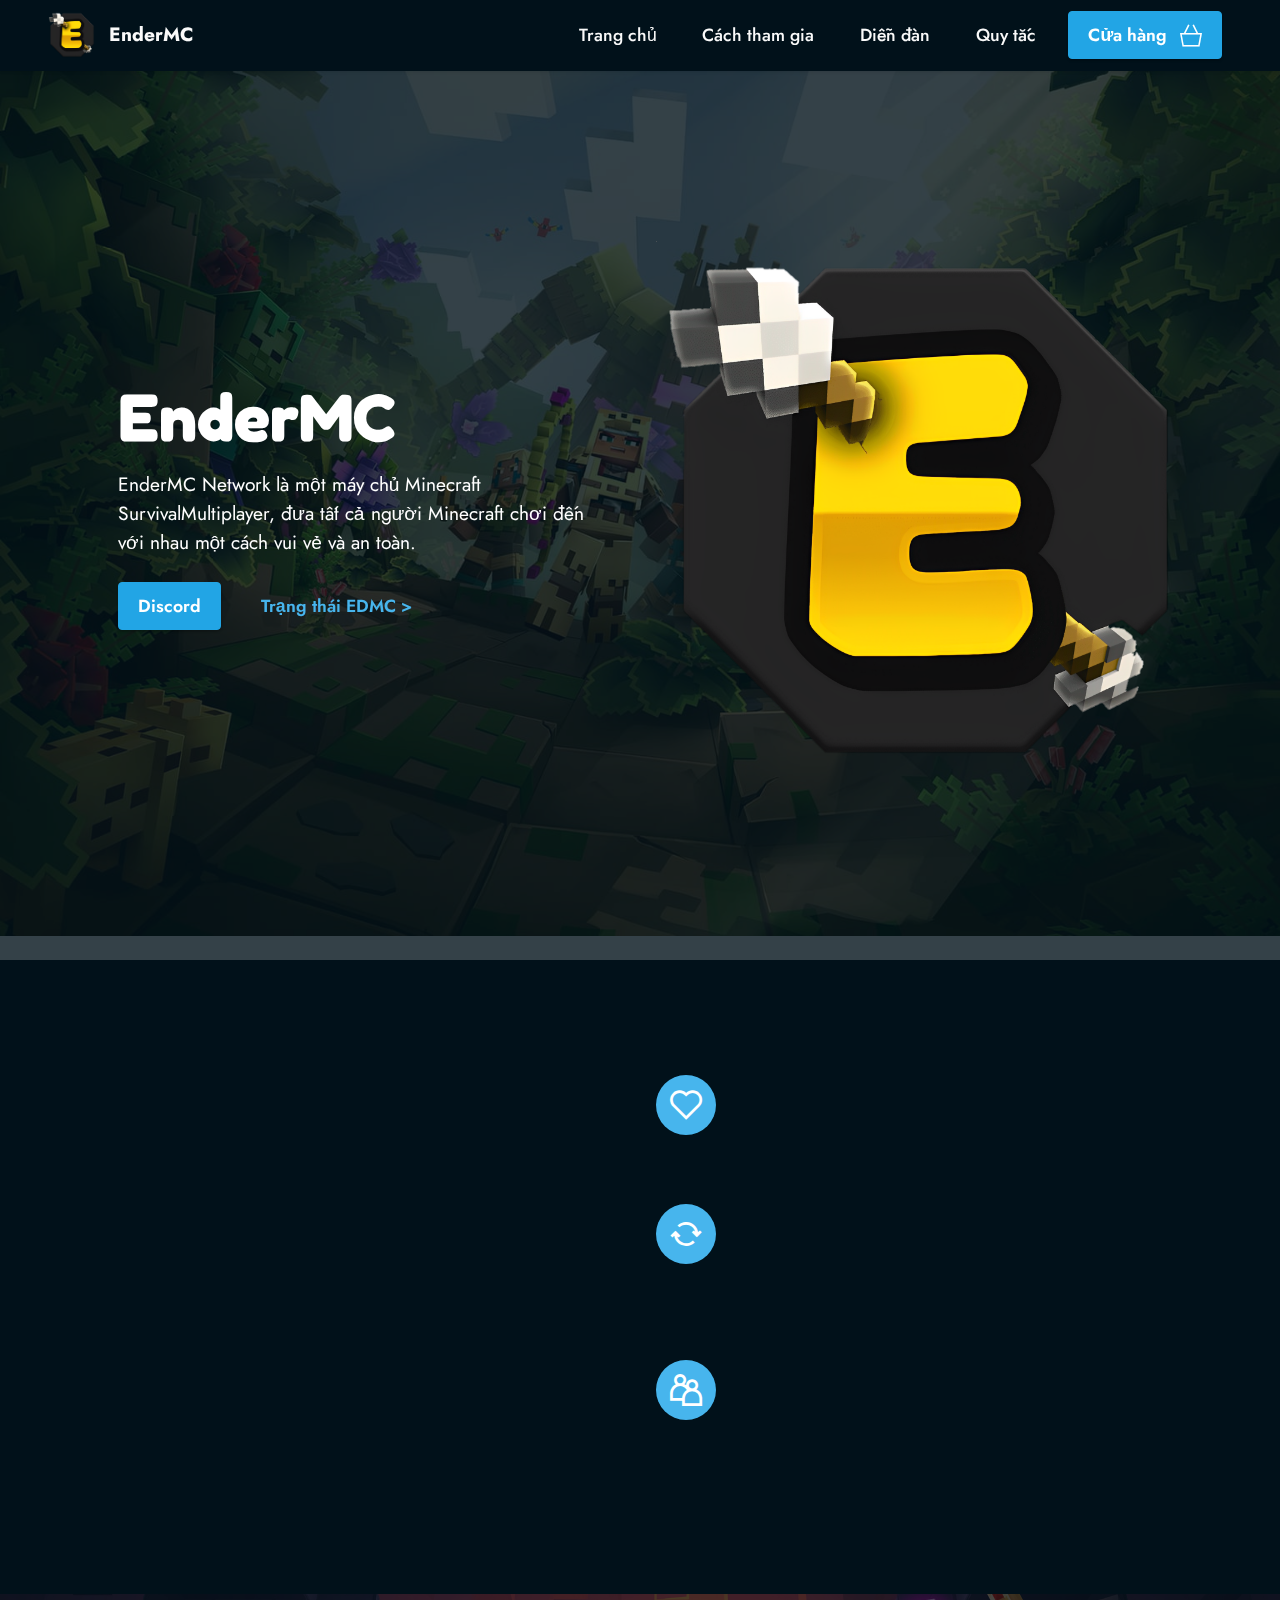
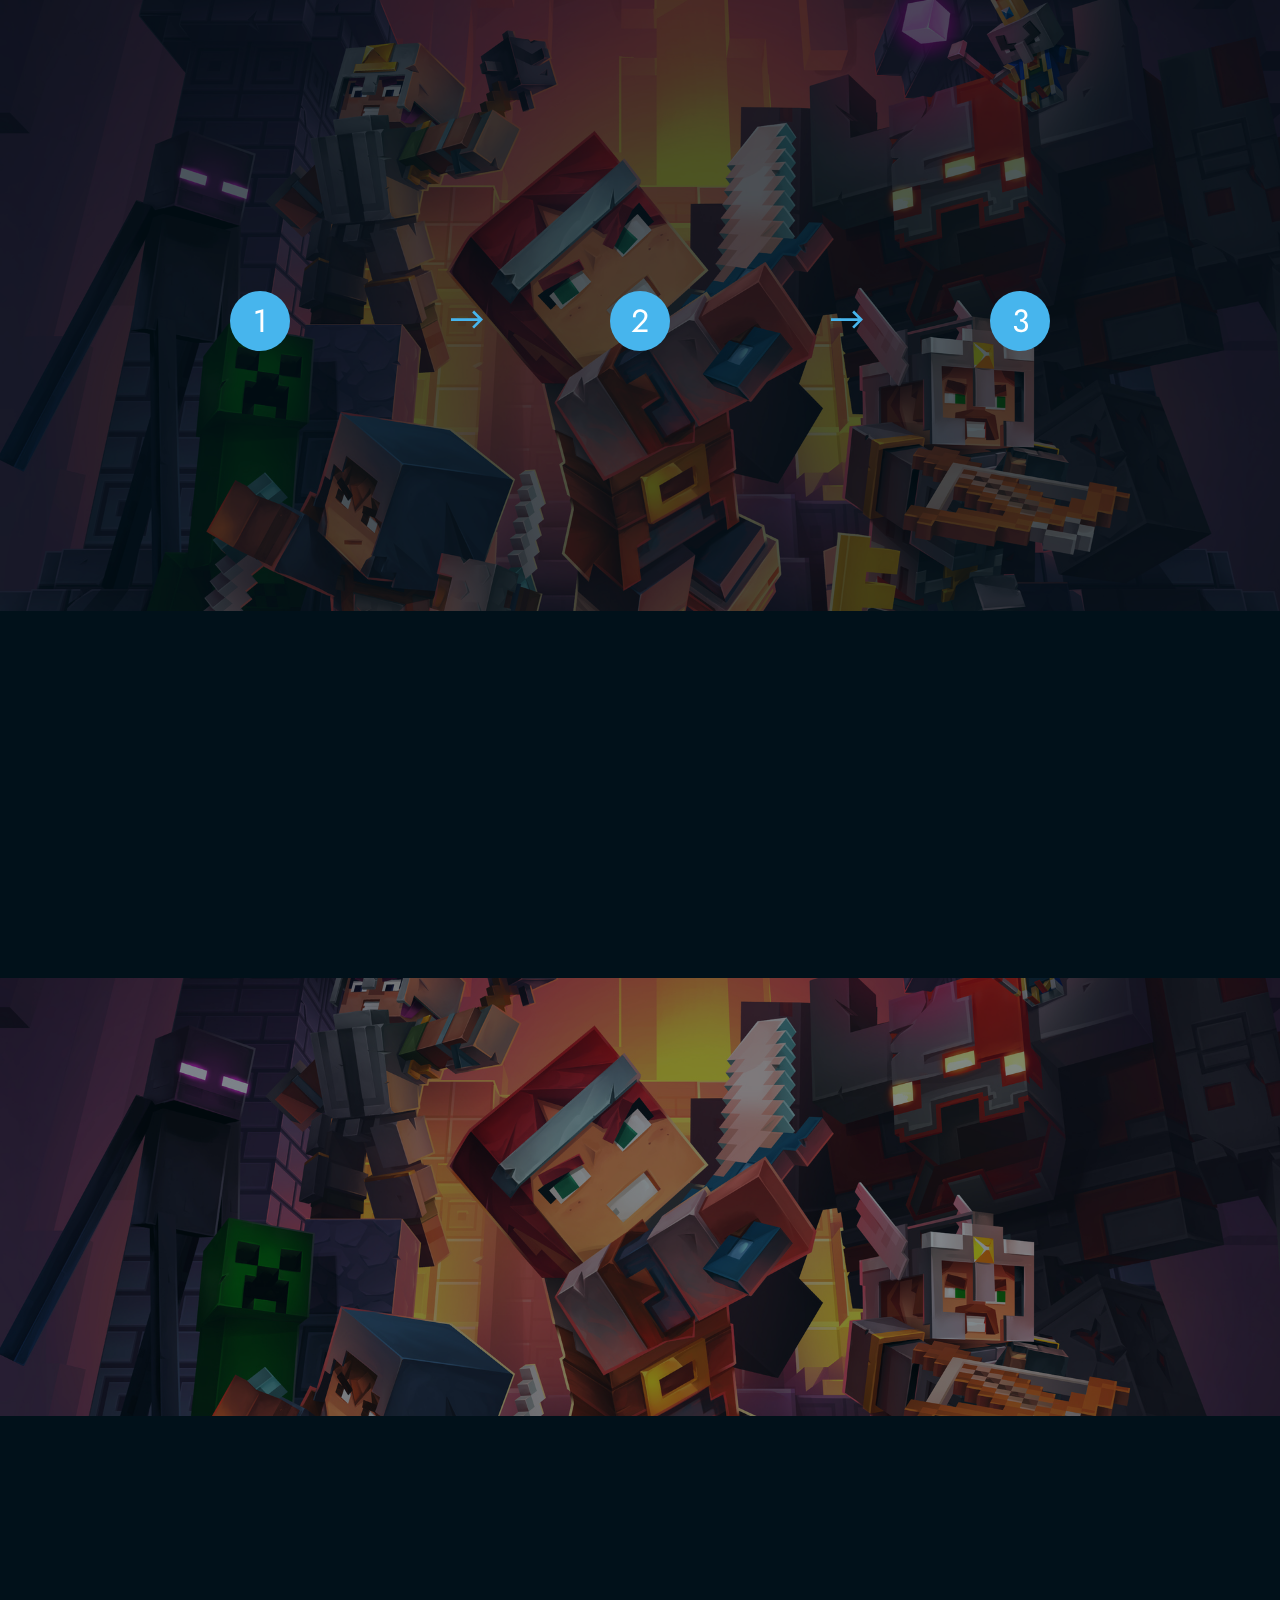
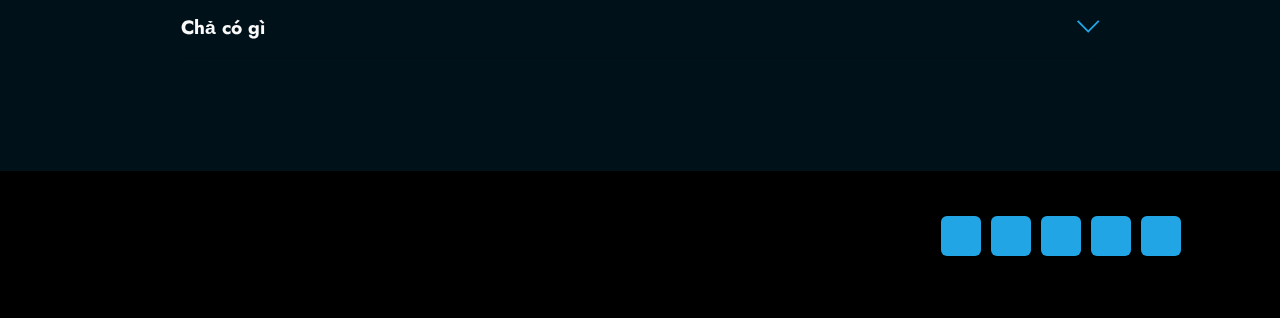
<file: index.html>
<!DOCTYPE html>
<html  >
<head>
  
  <meta charset="UTF-8">
  <meta http-equiv="X-UA-Compatible" content="IE=edge">
  
  <meta name="twitter:card" content="summary_large_image"/>
  <meta name="twitter:image:src" content="">
  <meta property="og:image" content="">
  <meta name="twitter:title" content="EnderMC">
  <meta name="viewport" content="width=device-width, initial-scale=1, minimum-scale=1">
  <link rel="shortcut icon" href="assets/images/edmc.png" type="image/x-icon">
  <meta name="description" content="This is our official Website for the Minecraft Server Hypixel.net! Join now with 1.8-1.19!">
  
  
  <title>EnderMC - Trang chủ</title>
  <link rel="stylesheet" href="assets/web/assets/mobirise-icons2/mobirise2.css">
  <link rel="stylesheet" href="assets/web/assets/mobirise-icons/mobirise-icons.css">
  <link rel="stylesheet" href="assets/bootstrap/css/bootstrap.min.css">
  <link rel="stylesheet" href="assets/bootstrap/css/bootstrap-grid.min.css">
  <link rel="stylesheet" href="assets/bootstrap/css/bootstrap-reboot.min.css">
  <link rel="stylesheet" href="assets/parallax/jarallax.css">
  <link rel="stylesheet" href="assets/animatecss/animate.css">
  <link rel="stylesheet" href="assets/dropdown/css/style.css">
  <link rel="stylesheet" href="assets/socicon/css/styles.css">
  <link rel="stylesheet" href="assets/theme/css/style.css">
  <link rel="preload" href="https://fonts.googleapis.com/css?family=Fredoka+One:400&display=swap" as="style" onload="this.onload=null;this.rel='stylesheet'">
  <noscript><link rel="stylesheet" href="https://fonts.googleapis.com/css?family=Fredoka+One:400&display=swap"></noscript>
  <link rel="preload" href="https://fonts.googleapis.com/css?family=Jost:100,200,300,400,500,600,700,800,900,100i,200i,300i,400i,500i,600i,700i,800i,900i&display=swap" as="style" onload="this.onload=null;this.rel='stylesheet'">
  <noscript><link rel="stylesheet" href="https://fonts.googleapis.com/css?family=Jost:100,200,300,400,500,600,700,800,900,100i,200i,300i,400i,500i,600i,700i,800i,900i&display=swap"></noscript>
  <link rel="preload" as="style" href="assets/mobirise/css/mbr-additional.css"><link rel="stylesheet" href="assets/mobirise/css/mbr-additional.css" type="text/css">
  
  
  
  
</head>
<body>
  
  <section data-bs-version="5.1" class="menu menu2 cid-tkbL8n4vab" once="menu" id="menu2-16">
    
    <nav class="navbar navbar-dropdown navbar-fixed-top navbar-expand-lg">
        <div class="container-fluid">
            <div class="navbar-brand">
                <span class="navbar-logo">
                    <a href="#">
                        <img src="assets/images/edmc.png" alt="" style="height: 3rem;">
                    </a>
                </span>
                <span class="navbar-caption-wrap"><a class="navbar-caption text-white display-7" href="#">EnderMC</a></span>
            </div>
            <button class="navbar-toggler" type="button" data-toggle="collapse" data-bs-toggle="collapse" data-target="#navbarSupportedContent" data-bs-target="#navbarSupportedContent" aria-controls="navbarNavAltMarkup" aria-expanded="false" aria-label="Toggle navigation">
                <div class="hamburger">
                    <span></span>
                    <span></span>
                    <span></span>
                    <span></span>
                </div>
            </button>
            <div class="collapse navbar-collapse" id="navbarSupportedContent">
                <ul class="navbar-nav nav-dropdown" data-app-modern-menu="true"><li class="nav-item"><a class="nav-link link text-white text-primary display-4" href="#">Trang chủ</a></li>
                    <li class="nav-item"><a class="nav-link link text-white text-primary display-4" href="index.html#features24-4">Cách tham gia</a></li><li class="nav-item"><a class="nav-link link text-white text-primary display-4" href="error.html" target="_blank">Diễn đàn</a></li>
                    <li class="nav-item"><a class="nav-link link text-white text-primary display-4" href="error.html">Quy tắc</a>
                    </li></ul>
                
                <div class="navbar-buttons mbr-section-btn"><a class="btn btn-primary display-4" href="error.html" target="_blank"><span class="mobi-mbri mobi-mbri-shopping-basket mbr-iconfont mbr-iconfont-btn"></span>Cửa hàng&nbsp;</a></div>
            </div>
        </div>
    </nav>
</section>

<section data-bs-version="5.1" class="header14 cid-tjqpRpO1sc mbr-fullscreen mbr-parallax-background" id="header14-d">

    

    
    <div class="mbr-overlay" style="opacity: 0.8; background-color: rgb(1, 17, 26);"></div>

    <div class="container">
        <div class="row justify-content-center align-items-center">
            <div class="col-12 col-md-6 image-wrapper">
                <img src="assets/images/edmc.png" alt="">
            </div>
            <div class="col-12 col-md">
                <div class="text-wrapper">
                    <h1 class="mbr-section-title mbr-fonts-style mb-3 display-1"><strong>EnderMC</strong></h1>
                    <p class="mbr-text mbr-fonts-style display-7">EnderMC Network là một máy chủ Minecraft SurvivalMultiplayer, đưa tất cả người Minecraft chơi đến với nhau một cách vui vẻ và an toàn.</p>
                    <div class="mbr-section-btn mt-3"><a class="btn btn-primary display-4" href="https://discord.com" target="_blank">Discord</a>
                        <a class="btn btn-info-outline display-4" href="error.html" target="_blank">Trạng thái EDMC &gt;</a></div>
                </div>
            </div>
        </div>
    </div>
</section>

<section data-bs-version="5.1" class="features12 cid-tjqffd3dFI" id="features13-2">

    

    
    
    <div class="container">
        <div class="row justify-content-center">
            <div class="col-12 col-lg-6">
                <div class="card-wrapper">
                    <div class="card-box align-left">
                        <h4 class="card-title mbr-fonts-style mb-4 display-2">
                            <strong>Giới thiệu</strong></h4>
                        <p class="mbr-text mbr-fonts-style mb-4 display-7">EnderMC Network là một máy chủ Minecraft SurvivalMultiplayer (Sinh tồn nhiều người chơi) tại Việt Nam. EnderMC được lập ra vào năm 2022 với mục đích đưa tất cả người chơi Minecraft Việt đến với nhau một cách vui vẻ - an toàn cùng chia sẻ kiến thức, niềm vui và sự sáng tạo vô hạn của tất cả người chơi!&nbsp;<br></p>
                        
                    </div>
                </div>
            </div>
            <div class="col-12 col-lg-6">
                <div class="item mbr-flex">
                    <div class="icon-box">
                        <span class="mbr-iconfont mobi-mbri-hearth mobi-mbri"></span>
                    </div>
                    <div class="text-box">
                        <h4 class="icon-title mbr-black mbr-fonts-style display-7">
                            <strong>Cộng đồng lành mạnh</strong></h4>
                        <h5 class="icon-text mbr-black mbr-fonts-style display-4"><div>Các thành viên của EnderMC đều được xem xét kĩ càng, điều này đã cho chúng tôi một cộng đồng văn minh - lành mạnh&nbsp;</div></h5>
                    </div>
                </div>
                <div class="item mbr-flex">
                    <div class="icon-box">
                        <span class="mbr-iconfont mobi-mbri-update mobi-mbri"></span>
                    </div>
                    <div class="text-box">
                        <h4 class="icon-title mbr-black mbr-fonts-style display-7">
                            <strong>Cập nhật</strong></h4>
                        <h5 class="icon-text mbr-black mbr-fonts-style display-4">EnderMC được cập nhật hằng ngày để tránh tình trạng lỗi / bug cho máy chủ. Tham gia ngay: EnderMC.ddns.net:25599</h5>
                    </div>
                </div>
                <div class="item mbr-flex">
                    <div class="icon-box">
                        <span class="mbr-iconfont mobi-mbri-users mobi-mbri"></span>
                    </div>
                    <div class="text-box">
                        <h4 class="icon-title mbr-black mbr-fonts-style display-7">
                            <strong>Nhóm Quản Trị</strong></h4>
                        <h5 class="icon-text mbr-black mbr-fonts-style display-4">EnderMC có đội ngũ Quản Trị giỏi và thân thiện với tất cả mọi người. Ngoài ra, họ đang và cũng đã từng là chủ một server Minecraft nào đó.&nbsp;<div><br></div></h5>
                    </div>
                </div>
            </div>
        </div>
    </div>
</section>

<section data-bs-version="5.1" class="features23 cid-tjqfAD0JSA" id="features24-4">

    

    
    <div class="mbr-overlay" style="opacity: 0.7; background-color: rgb(1, 17, 26);">
    </div>
    <div class="container">
        <div class="row justify-content-center">
            <div class="col-12">
                <div class="card-wrapper mb-4">
                    <div class="card-box align-center">
                        <h4 class="card-title mbr-fonts-style mb-4 display-2">
                            <strong>Làm sao để tham gia?</strong></h4>
                        <p class="mbr-text mbr-fonts-style mb-4 display-7">
                            Cách để tham gia máy chủ | ENDERMC</p>
                        
                    </div>
                </div>
            </div>
            <div class="col-12 col-md-6 col-lg-4">
                <div class="item first mbr-flex p-4">
                    <div class="icon-wrap w-100">
                        <div class="icon-box">
                            <span class="step-number mbr-fonts-style display-5">1</span>
                        </div>
                    </div>

                    <div class="text-box">
                        <h4 class="icon-title card-title mbr-black mbr-fonts-style display-7">
                            <strong>Thêm máy chủ</strong></h4>
                        <h5 class="mbr-text mbr-black mbr-fonts-style display-4">Chuyển đến 'Multiplayer' trong Minecraft, sau đó nhấn Add Server</h5>
                    </div>
                </div>
                <!-- <span mbr-icon class="mbr-iconfont mobi-mbri-devices mobi-mbri"></span> -->
            </div>
            <div class="col-12 col-md-6 col-lg-4">
                <div class="item mbr-flex p-4">
                    <div class="icon-wrap w-100">
                        <div class="icon-box">
                            <span class="step-number mbr-fonts-style display-5">2</span>
                        </div>
                    </div>
                    <div class="text-box">
                        <h4 class="icon-title card-title mbr-black mbr-fonts-style display-7">
                            <strong>Nhập địa chỉ máy chủ</strong></strong></h4>
                        <h5 class="mbr-text mbr-black mbr-fonts-style display-4">Nhập 'EnderMC.ddns.net:25599' vào mục 'address server' và nhấp vào "Done".</h5>
                    </div>
                </div>
            </div>
            <div class="col-12 col-md-6 col-lg-4">
                <div class="item mbr-flex p-4">
                    <div class="icon-wrap w-100">
                        <div class="icon-box">
                            <span class="step-number mbr-fonts-style display-5">3</span>
                        </div>
                    </div>
                    <div class="text-box">
                        <h4 class="icon-title card-title mbr-black mbr-fonts-style display-7">
                            <strong>Đã xong</strong></h4>
                        <h5 class="mbr-text mbr-black mbr-fonts-style display-4">Bây giờ bạn có thể chơi trên máy chủ EnderMC.ddns.net cùng với những người chơi khác!</h5>
                    </div>
                </div>
            </div>
            
            
            
            
            
        </div>
    </div>
</section>

<section data-bs-version="5.1" class="content7 cid-tjqfrB7rtr" id="content7-3">
    
    <div class="container">
        <div class="row justify-content-center">
            <div class="col-12 col-md-10">
                <blockquote>
                <h5 class="mbr-section-title mbr-fonts-style mb-2 display-7"><strong>Thông báo cập nhật</strong></h5>
                <p class="mbr-text mbr-fonts-style display-4">Bản cập nhật này có tên là 'ED-2.0.0' nhằm cải tiến mọi mặt về máy chủ, thêm số lượng lớn tính năng mới và các máy chủ mới, cải thiện hiệu suất và bảo mật nâng cao cho máy chủ.<br></p></blockquote>
            </div>
        </div>
    </div>
</section>

<section data-bs-version="5.1" class="info1 cid-tjqN7jdkCu" id="info1-11">
    

    
    <div class="mbr-overlay" style="opacity: 0.5; background-color: rgb(1, 17, 26);"></div>
    <div class="align-center container">
        <div class="row justify-content-center">
            <div class="col-12 col-lg-8">
                <h3 class="mbr-section-title mb-4 mbr-fonts-style display-1">
                    <strong>Tham gia máy chủ Discord EnderMC&nbsp;</strong></h3>
                
                <div class="mbr-section-btn"><a class="btn btn-primary display-4" href="https://discord.com" target="_blank">Discord</a></div>
            </div>
        </div>
    </div>
</section>

<section data-bs-version="5.1" class="content16 cid-tjqfD1HjQw" id="content16-5">

    

    
    
    <div class="container">
        <div class="row justify-content-center">
            <div class="col-12 col-md-10">
                <div class="mbr-section-head align-center mb-4">
                    <h3 class="mbr-section-title mb-0 mbr-fonts-style display-2"><strong>Câu hỏi thường gặp</strong></h3>
                    
                </div>
                <div id="bootstrap-accordion_6" class="panel-group accordionStyles accordion" role="tablist" aria-multiselectable="true">
                    <div class="card mb-3">
                        <div class="card-header" role="tab" id="headingOne">
                            <a role="button" class="panel-title collapsed" data-toggle="collapse" data-bs-toggle="collapse" data-core="" href="#collapse1_6" aria-expanded="false" aria-controls="collapse1">
                                <h6 class="panel-title-edit mbr-fonts-style mb-0 display-7"><strong>Chả có gì</strong></h6>
                                <span class="sign mbr-iconfont mbri-arrow-down"></span>
                            </a>
                        </div>
                        <div id="collapse1_6" class="panel-collapse noScroll collapse" role="tabpanel" aria-labelledby="headingOne" data-parent="#accordion" data-bs-parent="#bootstrap-accordion_6">
                            <div class="panel-body">
                                <p class="mbr-fonts-style panel-text display-4">ko có gì:)</p>
                            </div>
                        </div>
                    </div>
                </div>
            </div>
        </div>
    </div>
</section>

<section data-bs-version="5.1" class="footer1 cid-tkbGMWG3Nn" once="footer" id="footer01-15">
    
    
    <div class="container">
        <div class="row justify-content-center">
            <div class="col-md-12 col-lg-6 my-auto px-4 align-left">
                <p class="mbr-text text-grey mb-0 mbr-fonts-style display-7">
                    © Bản quyền 2022 <strong>EnderMC</strong><br><a href="imprint.html" class="text-primary" target="_blank">Liên hệ </a>| <a href="privacy.html" class="text-primary" target="_blank">Quyền riêng tư </a>| <a href="error.html" class="text-primary" target="_blank">Chính sách bảo mật</a></p>
            </div>
            <div class="col-md-12 col-lg-6 px-4 align-right">
                <div class="social-list">
                    <div class="soc-item">
                        <a href="https://twitter.com/KhanhQuan_KuBin?t=B0DdhYJsS9HOxaffSz9nAw&s=09" target="_blank">
                            <span class="mbr-iconfont mbr-iconfont-social socicon-twitter socicon"></span>
                        </a>
                    </div>
                    <div class="soc-item">
                        <a href="tiktok.com/@endermc.network" target="_blank">
                            <span class="mbr-iconfont mbr-iconfont-social socicon-tiktok socicon"></span>
                        </a>
                    </div>
                    <div class="soc-item">
                        <a href="https://youtube.com/@EnderMC_Network" target="_blank">
                            <span class="mbr-iconfont mbr-iconfont-social socicon-youtube socicon"></span>
                        </a>
                    </div>
                    <div class="soc-item">
                        <a href="https://instagram.com/kubinquanminecraft?igshid=ZDdkNTZiNTM=" target="_blank">
                            <span class="mbr-iconfont mbr-iconfont-social socicon-instagram socicon"></span>
                        </a>
                    </div>
                    <div class="soc-item">
                        <a href="https://discord.gg/t5WUsBUZP5" target="_blank">
                            <span class="mbr-iconfont mbr-iconfont-social socicon-discord socicon"></span>
                        </a>
                    </div>

                    

                    

                    
                </div>
            </div>
        </div>
    </div>
</section>


<script src="assets/bootstrap/js/bootstrap.bundle.min.js"></script>
  <script src="assets/parallax/jarallax.js"></script>
  <script src="assets/smoothscroll/smooth-scroll.js"></script>
  <script src="assets/ytplayer/index.js"></script>
  <script src="assets/mbr-switch-arrow/mbr-switch-arrow.js"></script>
  <script src="assets/dropdown/js/navbar-dropdown.js"></script>
  <script src="assets/theme/js/script.js"></script>
  
  
  
  <input name="animation" type="hidden">
  </body>
</html>
</file>
<file: assets/web/assets/mobirise-icons2/mobirise2.css>
@font-face {
  font-family: 'Moririse2';
  font-display: swap;
  src:  url('mobirise2.eot?f2bix4');
  src:  url('mobirise2.eot?f2bix4#iefix') format('embedded-opentype'),
    url('mobirise2.ttf?f2bix4') format('truetype'),
    url('mobirise2.woff?f2bix4') format('woff'),
    url('mobirise2.svg?f2bix4#mobirise2') format('svg');
  font-weight: normal;
  font-style: normal;
}

[class^="mobi-"], [class*=" mobi-"] {
  /* use !important to prevent issues with browser extensions that change fonts */
  font-family: 'Moririse2' !important;
  speak: none;
  font-style: normal;
  font-weight: normal;
  font-variant: normal;
  text-transform: none;
  line-height: 1;

  /* Better Font Rendering =========== */
  -webkit-font-smoothing: antialiased;
  -moz-osx-font-smoothing: grayscale;
}

.mobi-mbri-add-submenu:before {
  content: "\e900";
}
.mobi-mbri-alert:before {
  content: "\e901";
}
.mobi-mbri-align-center:before {
  content: "\e902";
}
.mobi-mbri-align-justify:before {
  content: "\e903";
}
.mobi-mbri-align-left:before {
  content: "\e904";
}
.mobi-mbri-align-right:before {
  content: "\e905";
}
.mobi-mbri-android:before {
  content: "\e906";
}
.mobi-mbri-apple:before {
  content: "\e907";
}
.mobi-mbri-arrow-down:before {
  content: "\e908";
}
.mobi-mbri-arrow-next:before {
  content: "\e909";
}
.mobi-mbri-arrow-prev:before {
  content: "\e90a";
}
.mobi-mbri-arrow-up:before {
  content: "\e90b";
}
.mobi-mbri-bold:before {
  content: "\e90c";
}
.mobi-mbri-bookmark:before {
  content: "\e90d";
}
.mobi-mbri-bootstrap:before {
  content: "\e90e";
}
.mobi-mbri-briefcase:before {
  content: "\e90f";
}
.mobi-mbri-browse:before {
  content: "\e910";
}
.mobi-mbri-bulleted-list:before {
  content: "\e911";
}
.mobi-mbri-calendar:before {
  content: "\e912";
}
.mobi-mbri-camera:before {
  content: "\e913";
}
.mobi-mbri-cart-add:before {
  content: "\e914";
}
.mobi-mbri-cart-full:before {
  content: "\e915";
}
.mobi-mbri-cash:before {
  content: "\e916";
}
.mobi-mbri-change-style:before {
  content: "\e917";
}
.mobi-mbri-chat:before {
  content: "\e918";
}
.mobi-mbri-clock:before {
  content: "\e919";
}
.mobi-mbri-close:before {
  content: "\e91a";
}
.mobi-mbri-cloud:before {
  content: "\e91b";
}
.mobi-mbri-code:before {
  content: "\e91c";
}
.mobi-mbri-contact-form:before {
  content: "\e91d";
}
.mobi-mbri-credit-card:before {
  content: "\e91e";
}
.mobi-mbri-cursor-click:before {
  content: "\e91f";
}
.mobi-mbri-cust-feedback:before {
  content: "\e920";
}
.mobi-mbri-database:before {
  content: "\e921";
}
.mobi-mbri-delivery:before {
  content: "\e922";
}
.mobi-mbri-desktop:before {
  content: "\e923";
}
.mobi-mbri-devices:before {
  content: "\e924";
}
.mobi-mbri-down:before {
  content: "\e925";
}
.mobi-mbri-download-2:before {
  content: "\e926";
}
.mobi-mbri-download:before {
  content: "\e927";
}
.mobi-mbri-drag-n-drop-2:before {
  content: "\e928";
}
.mobi-mbri-drag-n-drop:before {
  content: "\e929";
}
.mobi-mbri-edit-2:before {
  content: "\e92a";
}
.mobi-mbri-edit:before {
  content: "\e92b";
}
.mobi-mbri-error:before {
  content: "\e92c";
}
.mobi-mbri-extension:before {
  content: "\e92d";
}
.mobi-mbri-features:before {
  content: "\e92e";
}
.mobi-mbri-file:before {
  content: "\e92f";
}
.mobi-mbri-flag:before {
  content: "\e930";
}
.mobi-mbri-folder:before {
  content: "\e931";
}
.mobi-mbri-gift:before {
  content: "\e932";
}
.mobi-mbri-github:before {
  content: "\e933";
}
.mobi-mbri-globe-2:before {
  content: "\e934";
}
.mobi-mbri-globe:before {
  content: "\e935";
}
.mobi-mbri-growing-chart:before {
  content: "\e936";
}
.mobi-mbri-hearth:before {
  content: "\e937";
}
.mobi-mbri-help:before {
  content: "\e938";
}
.mobi-mbri-home:before {
  content: "\e939";
}
.mobi-mbri-hot-cup:before {
  content: "\e93a";
}
.mobi-mbri-idea:before {
  content: "\e93b";
}
.mobi-mbri-image-gallery:before {
  content: "\e93c";
}
.mobi-mbri-image-slider:before {
  content: "\e93d";
}
.mobi-mbri-info:before {
  content: "\e93e";
}
.mobi-mbri-italic:before {
  content: "\e93f";
}
.mobi-mbri-key:before {
  content: "\e940";
}
.mobi-mbri-laptop:before {
  content: "\e941";
}
.mobi-mbri-layers:before {
  content: "\e942";
}
.mobi-mbri-left-right:before {
  content: "\e943";
}
.mobi-mbri-left:before {
  content: "\e944";
}
.mobi-mbri-letter:before {
  content: "\e945";
}
.mobi-mbri-like:before {
  content: "\e946";
}
.mobi-mbri-link:before {
  content: "\e947";
}
.mobi-mbri-lock:before {
  content: "\e948";
}
.mobi-mbri-login:before {
  content: "\e949";
}
.mobi-mbri-logout:before {
  content: "\e94a";
}
.mobi-mbri-magic-stick:before {
  content: "\e94b";
}
.mobi-mbri-map-pin:before {
  content: "\e94c";
}
.mobi-mbri-menu:before {
  content: "\e94d";
}
.mobi-mbri-mobile-2:before {
  content: "\e94e";
}
.mobi-mbri-mobile-horizontal:before {
  content: "\e94f";
}
.mobi-mbri-mobile:before {
  content: "\e950";
}
.mobi-mbri-mobirise:before {
  content: "\e951";
}
.mobi-mbri-more-horizontal:before {
  content: "\e952";
}
.mobi-mbri-more-vertical:before {
  content: "\e953";
}
.mobi-mbri-music:before {
  content: "\e954";
}
.mobi-mbri-new-file:before {
  content: "\e955";
}
.mobi-mbri-numbered-list:before {
  content: "\e956";
}
.mobi-mbri-opened-folder:before {
  content: "\e957";
}
.mobi-mbri-pages:before {
  content: "\e958";
}
.mobi-mbri-paper-plane:before {
  content: "\e959";
}
.mobi-mbri-paperclip:before {
  content: "\e95a";
}
.mobi-mbri-phone:before {
  content: "\e95b";
}
.mobi-mbri-photo:before {
  content: "\e95c";
}
.mobi-mbri-photos:before {
  content: "\e95d";
}
.mobi-mbri-pin:before {
  content: "\e95e";
}
.mobi-mbri-play:before {
  content: "\e95f";
}
.mobi-mbri-plus:before {
  content: "\e960";
}
.mobi-mbri-preview:before {
  content: "\e961";
}
.mobi-mbri-print:before {
  content: "\e962";
}
.mobi-mbri-protect:before {
  content: "\e963";
}
.mobi-mbri-question:before {
  content: "\e964";
}
.mobi-mbri-quote-left:before {
  content: "\e965";
}
.mobi-mbri-quote-right:before {
  content: "\e966";
}
.mobi-mbri-redo:before {
  content: "\e967";
}
.mobi-mbri-refresh:before {
  content: "\e968";
}
.mobi-mbri-responsive-2:before {
  content: "\e969";
}
.mobi-mbri-responsive:before {
  content: "\e96a";
}
.mobi-mbri-right:before {
  content: "\e96b";
}
.mobi-mbri-rocket:before {
  content: "\e96c";
}
.mobi-mbri-sad-face:before {
  content: "\e96d";
}
.mobi-mbri-sale:before {
  content: "\e96e";
}
.mobi-mbri-save:before {
  content: "\e96f";
}
.mobi-mbri-search:before {
  content: "\e970";
}
.mobi-mbri-setting-2:before {
  content: "\e971";
}
.mobi-mbri-setting-3:before {
  content: "\e972";
}
.mobi-mbri-setting:before {
  content: "\e973";
}
.mobi-mbri-share:before {
  content: "\e974";
}
.mobi-mbri-shopping-bag:before {
  content: "\e975";
}
.mobi-mbri-shopping-basket:before {
  content: "\e976";
}
.mobi-mbri-shopping-cart:before {
  content: "\e977";
}
.mobi-mbri-sites:before {
  content: "\e978";
}
.mobi-mbri-smile-face:before {
  content: "\e979";
}
.mobi-mbri-speed:before {
  content: "\e97a";
}
.mobi-mbri-star:before {
  content: "\e97b";
}
.mobi-mbri-success:before {
  content: "\e97c";
}
.mobi-mbri-sun:before {
  content: "\e97d";
}
.mobi-mbri-sun2:before {
  content: "\e97e";
}
.mobi-mbri-tablet-vertical:before {
  content: "\e97f";
}
.mobi-mbri-tablet:before {
  content: "\e980";
}
.mobi-mbri-target:before {
  content: "\e981";
}
.mobi-mbri-timer:before {
  content: "\e982";
}
.mobi-mbri-to-ftp:before {
  content: "\e983";
}
.mobi-mbri-to-local-drive:before {
  content: "\e984";
}
.mobi-mbri-touch-swipe:before {
  content: "\e985";
}
.mobi-mbri-touch:before {
  content: "\e986";
}
.mobi-mbri-trash:before {
  content: "\e987";
}
.mobi-mbri-underline:before {
  content: "\e988";
}
.mobi-mbri-undo:before {
  content: "\e989";
}
.mobi-mbri-unlink:before {
  content: "\e98a";
}
.mobi-mbri-unlock:before {
  content: "\e98b";
}
.mobi-mbri-up-down:before {
  content: "\e98c";
}
.mobi-mbri-up:before {
  content: "\e98d";
}
.mobi-mbri-update:before {
  content: "\e98e";
}
.mobi-mbri-upload-2:before {
  content: "\e98f";
}
.mobi-mbri-upload:before {
  content: "\e990";
}
.mobi-mbri-user-2:before {
  content: "\e991";
}
.mobi-mbri-user:before {
  content: "\e992";
}
.mobi-mbri-users:before {
  content: "\e993";
}
.mobi-mbri-video-play:before {
  content: "\e994";
}
.mobi-mbri-video:before {
  content: "\e995";
}
.mobi-mbri-watch:before {
  content: "\e996";
}
.mobi-mbri-website-theme-2:before {
  content: "\e997";
}
.mobi-mbri-website-theme:before {
  content: "\e998";
}
.mobi-mbri-wifi:before {
  content: "\e999";
}
.mobi-mbri-windows:before {
  content: "\e99a";
}
.mobi-mbri-zoom-in:before {
  content: "\e99b";
}
.mobi-mbri-zoom-out:before {
  content: "\e99c";
}
</file>
<file: assets/web/assets/mobirise-icons/mobirise-icons.css>
@font-face {
  font-family: 'MobiriseIcons';
  src:  url('mobirise-icons.eot?spat4u');
  src:  url('mobirise-icons.eot?spat4u#iefix') format('embedded-opentype'),
    url('mobirise-icons.ttf?spat4u') format('truetype'),
    url('mobirise-icons.woff?spat4u') format('woff'),
    url('mobirise-icons.svg?spat4u#MobiriseIcons') format('svg');
  font-weight: normal;
  font-style: normal;
  font-display: swap;
}

[class^="mbri-"], [class*=" mbri-"] {
  /* use !important to prevent issues with browser extensions that change fonts */
  font-family: MobiriseIcons !important;
  speak: none;
  font-style: normal;
  font-weight: normal;
  font-variant: normal;
  text-transform: none;
  line-height: 1;

  /* Better Font Rendering =========== */
  -webkit-font-smoothing: antialiased;
  -moz-osx-font-smoothing: grayscale;
}

.mbri-add-submenu:before {
  content: "\e900";
}
.mbri-alert:before {
  content: "\e901";
}
.mbri-align-center:before {
  content: "\e902";
}
.mbri-align-justify:before {
  content: "\e903";
}
.mbri-align-left:before {
  content: "\e904";
}
.mbri-align-right:before {
  content: "\e905";
}
.mbri-android:before {
  content: "\e906";
}
.mbri-apple:before {
  content: "\e907";
}
.mbri-arrow-down:before {
  content: "\e908";
}
.mbri-arrow-next:before {
  content: "\e909";
}
.mbri-arrow-prev:before {
  content: "\e90a";
}
.mbri-arrow-up:before {
  content: "\e90b";
}
.mbri-bold:before {
  content: "\e90c";
}
.mbri-bookmark:before {
  content: "\e90d";
}
.mbri-bootstrap:before {
  content: "\e90e";
}
.mbri-briefcase:before {
  content: "\e90f";
}
.mbri-browse:before {
  content: "\e910";
}
.mbri-bulleted-list:before {
  content: "\e911";
}
.mbri-calendar:before {
  content: "\e912";
}
.mbri-camera:before {
  content: "\e913";
}
.mbri-cart-add:before {
  content: "\e914";
}
.mbri-cart-full:before {
  content: "\e915";
}
.mbri-cash:before {
  content: "\e916";
}
.mbri-change-style:before {
  content: "\e917";
}
.mbri-chat:before {
  content: "\e918";
}
.mbri-clock:before {
  content: "\e919";
}
.mbri-close:before {
  content: "\e91a";
}
.mbri-cloud:before {
  content: "\e91b";
}
.mbri-code:before {
  content: "\e91c";
}
.mbri-contact-form:before {
  content: "\e91d";
}
.mbri-credit-card:before {
  content: "\e91e";
}
.mbri-cursor-click:before {
  content: "\e91f";
}
.mbri-cust-feedback:before {
  content: "\e920";
}
.mbri-database:before {
  content: "\e921";
}
.mbri-delivery:before {
  content: "\e922";
}
.mbri-desktop:before {
  content: "\e923";
}
.mbri-devices:before {
  content: "\e924";
}
.mbri-down:before {
  content: "\e925";
}
.mbri-download:before {
  content: "\e989";
}
.mbri-drag-n-drop:before {
  content: "\e927";
}
.mbri-drag-n-drop2:before {
  content: "\e928";
}
.mbri-edit:before {
  content: "\e929";
}
.mbri-edit2:before {
  content: "\e92a";
}
.mbri-error:before {
  content: "\e92b";
}
.mbri-extension:before {
  content: "\e92c";
}
.mbri-features:before {
  content: "\e92d";
}
.mbri-file:before {
  content: "\e92e";
}
.mbri-flag:before {
  content: "\e92f";
}
.mbri-folder:before {
  content: "\e930";
}
.mbri-gift:before {
  content: "\e931";
}
.mbri-github:before {
  content: "\e932";
}
.mbri-globe:before {
  content: "\e933";
}
.mbri-globe-2:before {
  content: "\e934";
}
.mbri-growing-chart:before {
  content: "\e935";
}
.mbri-hearth:before {
  content: "\e936";
}
.mbri-help:before {
  content: "\e937";
}
.mbri-home:before {
  content: "\e938";
}
.mbri-hot-cup:before {
  content: "\e939";
}
.mbri-idea:before {
  content: "\e93a";
}
.mbri-image-gallery:before {
  content: "\e93b";
}
.mbri-image-slider:before {
  content: "\e93c";
}
.mbri-info:before {
  content: "\e93d";
}
.mbri-italic:before {
  content: "\e93e";
}
.mbri-key:before {
  content: "\e93f";
}
.mbri-laptop:before {
  content: "\e940";
}
.mbri-layers:before {
  content: "\e941";
}
.mbri-left-right:before {
  content: "\e942";
}
.mbri-left:before {
  content: "\e943";
}
.mbri-letter:before {
  content: "\e944";
}
.mbri-like:before {
  content: "\e945";
}
.mbri-link:before {
  content: "\e946";
}
.mbri-lock:before {
  content: "\e947";
}
.mbri-login:before {
  content: "\e948";
}
.mbri-logout:before {
  content: "\e949";
}
.mbri-magic-stick:before {
  content: "\e94a";
}
.mbri-map-pin:before {
  content: "\e94b";
}
.mbri-menu:before {
  content: "\e94c";
}
.mbri-mobile:before {
  content: "\e94d";
}
.mbri-mobile2:before {
  content: "\e94e";
}
.mbri-mobirise:before {
  content: "\e94f";
}
.mbri-more-horizontal:before {
  content: "\e950";
}
.mbri-more-vertical:before {
  content: "\e951";
}
.mbri-music:before {
  content: "\e952";
}
.mbri-new-file:before {
  content: "\e953";
}
.mbri-numbered-list:before {
  content: "\e954";
}
.mbri-opened-folder:before {
  content: "\e955";
}
.mbri-pages:before {
  content: "\e956";
}
.mbri-paper-plane:before {
  content: "\e957";
}
.mbri-paperclip:before {
  content: "\e958";
}
.mbri-photo:before {
  content: "\e959";
}
.mbri-photos:before {
  content: "\e95a";
}
.mbri-pin:before {
  content: "\e95b";
}
.mbri-play:before {
  content: "\e95c";
}
.mbri-plus:before {
  content: "\e95d";
}
.mbri-preview:before {
  content: "\e95e";
}
.mbri-print:before {
  content: "\e95f";
}
.mbri-protect:before {
  content: "\e960";
}
.mbri-question:before {
  content: "\e961";
}
.mbri-quote-left:before {
  content: "\e962";
}
.mbri-quote-right:before {
  content: "\e963";
}
.mbri-refresh:before {
  content: "\e964";
}
.mbri-responsive:before {
  content: "\e965";
}
.mbri-right:before {
  content: "\e966";
}
.mbri-rocket:before {
  content: "\e967";
}
.mbri-sad-face:before {
  content: "\e968";
}
.mbri-sale:before {
  content: "\e969";
}
.mbri-save:before {
  content: "\e96a";
}
.mbri-search:before {
  content: "\e96b";
}
.mbri-setting:before {
  content: "\e96c";
}
.mbri-setting2:before {
  content: "\e96d";
}
.mbri-setting3:before {
  content: "\e96e";
}
.mbri-share:before {
  content: "\e96f";
}
.mbri-shopping-bag:before {
  content: "\e970";
}
.mbri-shopping-basket:before {
  content: "\e971";
}
.mbri-shopping-cart:before {
  content: "\e972";
}
.mbri-sites:before {
  content: "\e973";
}
.mbri-smile-face:before {
  content: "\e974";
}
.mbri-speed:before {
  content: "\e975";
}
.mbri-star:before {
  content: "\e976";
}
.mbri-success:before {
  content: "\e977";
}
.mbri-sun:before {
  content: "\e978";
}
.mbri-sun2:before {
  content: "\e979";
}
.mbri-tablet:before {
  content: "\e97a";
}
.mbri-tablet-vertical:before {
  content: "\e97b";
}
.mbri-target:before {
  content: "\e97c";
}
.mbri-timer:before {
  content: "\e97d";
}
.mbri-to-ftp:before {
  content: "\e97e";
}
.mbri-to-local-drive:before {
  content: "\e97f";
}
.mbri-touch-swipe:before {
  content: "\e980";
}
.mbri-touch:before {
  content: "\e981";
}
.mbri-trash:before {
  content: "\e982";
}
.mbri-underline:before {
  content: "\e983";
}
.mbri-unlink:before {
  content: "\e984";
}
.mbri-unlock:before {
  content: "\e985";
}
.mbri-up-down:before {
  content: "\e986";
}
.mbri-up:before {
  content: "\e987";
}
.mbri-update:before {
  content: "\e988";
}
.mbri-upload:before {
 content: "\e926"; 
}
.mbri-user:before {
  content: "\e98a";
}
.mbri-user2:before {
  content: "\e98b";
}
.mbri-users:before {
  content: "\e98c";
}
.mbri-video:before {
  content: "\e98d";
}
.mbri-video-play:before {
  content: "\e98e";
}
.mbri-watch:before {
  content: "\e98f";
}
.mbri-website-theme:before {
  content: "\e990";
}
.mbri-wifi:before {
  content: "\e991";
}
.mbri-windows:before {
  content: "\e992";
}
.mbri-zoom-out:before {
  content: "\e993";
}
.mbri-redo:before {
  content: "\e994";
}
.mbri-undo:before {
  content: "\e995";
}
</file>
<file: assets/parallax/jarallax.css>
.jarallax {
    position: relative;
    z-index: 0;
}
.jarallax > .jarallax-img {
    position: absolute;
    object-fit: cover;
    /* support for plugin https://github.com/bfred-it/object-fit-images */
    font-family: 'object-fit: cover;';
    top: 0;
    left: 0;
    width: 100%;
    height: 100%;
    z-index: -1;
}
</file>
<file: assets/dropdown/css/style.css>
.navbar-dropdown {
  left: 0;
  padding: 0;
  position: absolute;
  right: 0;
  top: 0;
  transition: all 0.45s ease;
  z-index: 1030;
  background: #282828; }
  .navbar-dropdown .navbar-logo {
    margin-right: 0.8rem;
    transition: margin 0.3s ease-in-out;
    vertical-align: middle; }
    .navbar-dropdown .navbar-logo img {
      height: 3.125rem;
      transition: all 0.3s ease-in-out; }
    .navbar-dropdown .navbar-logo.mbr-iconfont {
      font-size: 3.125rem;
      line-height: 3.125rem; }
  .navbar-dropdown .navbar-caption {
    font-weight: 700;
    white-space: normal;
    vertical-align: -4px;
    line-height: 3.125rem !important; }
    .navbar-dropdown .navbar-caption, .navbar-dropdown .navbar-caption:hover {
      color: inherit;
      text-decoration: none; }
  .navbar-dropdown .mbr-iconfont + .navbar-caption {
    vertical-align: -1px; }
  .navbar-dropdown.navbar-fixed-top {
    position: fixed; }
  .navbar-dropdown .navbar-brand span {
    vertical-align: -4px; }
  .navbar-dropdown.bg-color.transparent {
    background: none; }
  .navbar-dropdown.navbar-short .navbar-brand {
    padding: 0.625rem 0; }
    .navbar-dropdown.navbar-short .navbar-brand span {
      vertical-align: -1px; }
  .navbar-dropdown.navbar-short .navbar-caption {
    line-height: 2.375rem !important;
    vertical-align: -2px; }
  .navbar-dropdown.navbar-short .navbar-logo {
    margin-right: 0.5rem; }
    .navbar-dropdown.navbar-short .navbar-logo img {
      height: 2.375rem; }
    .navbar-dropdown.navbar-short .navbar-logo.mbr-iconfont {
      font-size: 2.375rem;
      line-height: 2.375rem; }
  .navbar-dropdown.navbar-short .mbr-table-cell {
    height: 3.625rem; }
  .navbar-dropdown .navbar-close {
    left: 0.6875rem;
    position: fixed;
    top: 0.75rem;
    z-index: 1000; }
  .navbar-dropdown .hamburger-icon {
    content: "";
    display: inline-block;
    vertical-align: middle;
    width: 16px;
    -webkit-box-shadow: 0 -6px 0 1px #282828,0 0 0 1px #282828,0 6px 0 1px #282828;
    -moz-box-shadow: 0 -6px 0 1px #282828,0 0 0 1px #282828,0 6px 0 1px #282828;
    box-shadow: 0 -6px 0 1px #282828,0 0 0 1px #282828,0 6px 0 1px #282828; }

.dropdown-menu .dropdown-toggle[data-toggle="dropdown-submenu"]::after {
  border-bottom: 0.35em solid transparent;
  border-left: 0.35em solid;
  border-right: 0;
  border-top: 0.35em solid transparent;
  margin-left: 0.3rem; }

.dropdown-menu .dropdown-item:focus {
  outline: 0; }

.nav-dropdown {
  font-size: 0.75rem;
  font-weight: 500;
  height: auto !important; }
  .nav-dropdown .nav-btn {
    padding-left: 1rem; }
  .nav-dropdown .link {
    margin: .667em 1.667em;
    font-weight: 500;
    padding: 0;
    transition: color .2s ease-in-out; }
    .nav-dropdown .link.dropdown-toggle {
      margin-right: 2.583em; }
      .nav-dropdown .link.dropdown-toggle::after {
        margin-left: .25rem;
        border-top: 0.35em solid;
        border-right: 0.35em solid transparent;
        border-left: 0.35em solid transparent;
        border-bottom: 0; }
      .nav-dropdown .link.dropdown-toggle[aria-expanded="true"] {
        margin: 0;
        padding: 0.667em 3.263em  0.667em 1.667em; }
  .nav-dropdown .link::after,
  .nav-dropdown .dropdown-item::after {
    color: inherit; }
  .nav-dropdown .btn {
    font-size: 0.75rem;
    font-weight: 700;
    letter-spacing: 0;
    margin-bottom: 0;
    padding-left: 1.25rem;
    padding-right: 1.25rem; }
  .nav-dropdown .dropdown-menu {
    border-radius: 0;
    border: 0;
    left: 0;
    margin: 0;
    padding-bottom: 1.25rem;
    padding-top: 1.25rem;
    position: relative; }
  .nav-dropdown .dropdown-submenu {
    margin-left: 0.125rem;
    top: 0; }
  .nav-dropdown .dropdown-item {
    font-weight: 500;
    line-height: 2;
    padding: 0.3846em 4.615em 0.3846em 1.5385em;
    position: relative;
    transition: color .2s ease-in-out, background-color .2s ease-in-out; }
    .nav-dropdown .dropdown-item::after {
      margin-top: -0.3077em;
      position: absolute;
      right: 1.1538em;
      top: 50%; }
    .nav-dropdown .dropdown-item:focus, .nav-dropdown .dropdown-item:hover {
      background: none; }

@media (max-width: 767px) {
  .nav-dropdown.navbar-toggleable-sm {
    bottom: 0;
    display: none;
    left: 0;
    overflow-x: hidden;
    position: fixed;
    top: 0;
    transform: translateX(-100%);
    -ms-transform: translateX(-100%);
    -webkit-transform: translateX(-100%);
    width: 18.75rem;
    z-index: 999; } }
.nav-dropdown.navbar-toggleable-xl {
  bottom: 0;
  display: none;
  left: 0;
  overflow-x: hidden;
  position: fixed;
  top: 0;
  transform: translateX(-100%);
  -ms-transform: translateX(-100%);
  -webkit-transform: translateX(-100%);
  width: 18.75rem;
  z-index: 999; }

.nav-dropdown-sm {
  display: block !important;
  overflow-x: hidden;
  overflow: auto;
  padding-top: 3.875rem; }
  .nav-dropdown-sm::after {
    content: "";
    display: block;
    height: 3rem;
    width: 100%; }
  .nav-dropdown-sm.collapse.in ~ .navbar-close {
    display: block !important; }
  .nav-dropdown-sm.collapsing, .nav-dropdown-sm.collapse.in {
    transform: translateX(0);
    -ms-transform: translateX(0);
    -webkit-transform: translateX(0);
    transition: all 0.25s ease-out;
    -webkit-transition: all 0.25s ease-out;
    background: #282828; }
  .nav-dropdown-sm.collapsing[aria-expanded="false"] {
    transform: translateX(-100%);
    -ms-transform: translateX(-100%);
    -webkit-transform: translateX(-100%); }
  .nav-dropdown-sm .nav-item {
    display: block;
    margin-left: 0 !important;
    padding-left: 0; }
  .nav-dropdown-sm .link,
  .nav-dropdown-sm .dropdown-item {
    border-top: 1px dotted rgba(255, 255, 255, 0.1);
    font-size: 0.8125rem;
    line-height: 1.6;
    margin: 0 !important;
    padding: 0.875rem 2.4rem 0.875rem 1.5625rem !important;
    position: relative;
    white-space: normal; }
    .nav-dropdown-sm .link:focus, .nav-dropdown-sm .link:hover,
    .nav-dropdown-sm .dropdown-item:focus,
    .nav-dropdown-sm .dropdown-item:hover {
      background: rgba(0, 0, 0, 0.2) !important;
      color: #c0a375; }
  .nav-dropdown-sm .nav-btn {
    position: relative;
    padding: 1.5625rem 1.5625rem 0 1.5625rem; }
    .nav-dropdown-sm .nav-btn::before {
      border-top: 1px dotted rgba(255, 255, 255, 0.1);
      content: "";
      left: 0;
      position: absolute;
      top: 0;
      width: 100%; }
    .nav-dropdown-sm .nav-btn + .nav-btn {
      padding-top: 0.625rem; }
      .nav-dropdown-sm .nav-btn + .nav-btn::before {
        display: none; }
  .nav-dropdown-sm .btn {
    padding: 0.625rem 0; }
  .nav-dropdown-sm .dropdown-toggle[data-toggle="dropdown-submenu"]::after {
    margin-left: .25rem;
    border-top: 0.35em solid;
    border-right: 0.35em solid transparent;
    border-left: 0.35em solid transparent;
    border-bottom: 0; }
  .nav-dropdown-sm .dropdown-toggle[data-toggle="dropdown-submenu"][aria-expanded="true"]::after {
    border-top: 0;
    border-right: 0.35em solid transparent;
    border-left: 0.35em solid transparent;
    border-bottom: 0.35em solid; }
  .nav-dropdown-sm .dropdown-menu {
    margin: 0;
    padding: 0;
    position: relative;
    top: 0;
    left: 0;
    width: 100%;
    border: 0;
    float: none;
    border-radius: 0;
    background: none; }
  .nav-dropdown-sm .dropdown-submenu {
    left: 100%;
    margin-left: 0.125rem;
    margin-top: -1.25rem;
    top: 0; }

.navbar-toggleable-sm .nav-dropdown .dropdown-menu {
  position: absolute; }

.navbar-toggleable-sm .nav-dropdown .dropdown-submenu {
  left: 100%;
  margin-left: 0.125rem;
  margin-top: -1.25rem;
  top: 0; }

.navbar-toggleable-sm.opened .nav-dropdown .dropdown-menu {
  position: relative; }

.navbar-toggleable-sm.opened .nav-dropdown .dropdown-submenu {
  left: 0;
  margin-left: 00rem;
  margin-top: 0rem;
  top: 0; }

.is-builder .nav-dropdown.collapsing {
  transition: none !important; }
</file>
<file: assets/socicon/css/styles.css>
@charset "UTF-8";

@font-face {
  font-family: 'Socicon';
  src:  url('../fonts/socicon.eot');
  src:  url('../fonts/socicon.eot?#iefix') format('embedded-opentype'),
    url('../fonts/socicon.woff2') format('woff2'),
    url('../fonts/socicon.ttf') format('truetype'),
    url('../fonts/socicon.woff') format('woff'),
    url('../fonts/socicon.svg#socicon') format('svg');
  font-weight: normal;
  font-style: normal;
  font-display: swap;
}

[data-icon]:before {
  font-family: "socicon" !important;
  content: attr(data-icon);
  font-style: normal !important;
  font-weight: normal !important;
  font-variant: normal !important;
  text-transform: none !important;
  speak: none;
  line-height: 1;
  -webkit-font-smoothing: antialiased;
  -moz-osx-font-smoothing: grayscale;
}

[class^="socicon-"], [class*=" socicon-"] {
  /* use !important to prevent issues with browser extensions that change fonts */
  font-family: 'Socicon' !important;
  speak: none;
  font-style: normal;
  font-weight: normal;
  font-variant: normal;
  text-transform: none;
  line-height: 1;

  /* Better Font Rendering =========== */
  -webkit-font-smoothing: antialiased;
  -moz-osx-font-smoothing: grayscale;
}

.socicon-eitaa:before {
  content: "\e97c";
}
.socicon-soroush:before {
  content: "\e97d";
}
.socicon-bale:before {
  content: "\e97e";
}
.socicon-zazzle:before {
  content: "\e97b";
}
.socicon-society6:before {
  content: "\e97a";
}
.socicon-redbubble:before {
  content: "\e979";
}
.socicon-avvo:before {
  content: "\e978";
}
.socicon-stitcher:before {
  content: "\e977";
}
.socicon-googlehangouts:before {
  content: "\e974";
}
.socicon-dlive:before {
  content: "\e975";
}
.socicon-vsco:before {
  content: "\e976";
}
.socicon-flipboard:before {
  content: "\e973";
}
.socicon-ubuntu:before {
  content: "\e958";
}
.socicon-artstation:before {
  content: "\e959";
}
.socicon-invision:before {
  content: "\e95a";
}
.socicon-torial:before {
  content: "\e95b";
}
.socicon-collectorz:before {
  content: "\e95c";
}
.socicon-seenthis:before {
  content: "\e95d";
}
.socicon-googleplaymusic:before {
  content: "\e95e";
}
.socicon-debian:before {
  content: "\e95f";
}
.socicon-filmfreeway:before {
  content: "\e960";
}
.socicon-gnome:before {
  content: "\e961";
}
.socicon-itchio:before {
  content: "\e962";
}
.socicon-jamendo:before {
  content: "\e963";
}
.socicon-mix:before {
  content: "\e964";
}
.socicon-sharepoint:before {
  content: "\e965";
}
.socicon-tinder:before {
  content: "\e966";
}
.socicon-windguru:before {
  content: "\e967";
}
.socicon-cdbaby:before {
  content: "\e968";
}
.socicon-elementaryos:before {
  content: "\e969";
}
.socicon-stage32:before {
  content: "\e96a";
}
.socicon-tiktok:before {
  content: "\e96b";
}
.socicon-gitter:before {
  content: "\e96c";
}
.socicon-letterboxd:before {
  content: "\e96d";
}
.socicon-threema:before {
  content: "\e96e";
}
.socicon-splice:before {
  content: "\e96f";
}
.socicon-metapop:before {
  content: "\e970";
}
.socicon-naver:before {
  content: "\e971";
}
.socicon-remote:before {
  content: "\e972";
}
.socicon-internet:before {
  content: "\e957";
}
.socicon-moddb:before {
  content: "\e94b";
}
.socicon-indiedb:before {
  content: "\e94c";
}
.socicon-traxsource:before {
  content: "\e94d";
}
.socicon-gamefor:before {
  content: "\e94e";
}
.socicon-pixiv:before {
  content: "\e94f";
}
.socicon-myanimelist:before {
  content: "\e950";
}
.socicon-blackberry:before {
  content: "\e951";
}
.socicon-wickr:before {
  content: "\e952";
}
.socicon-spip:before {
  content: "\e953";
}
.socicon-napster:before {
  content: "\e954";
}
.socicon-beatport:before {
  content: "\e955";
}
.socicon-hackerone:before {
  content: "\e956";
}
.socicon-hackernews:before {
  content: "\e946";
}
.socicon-smashwords:before {
  content: "\e947";
}
.socicon-kobo:before {
  content: "\e948";
}
.socicon-bookbub:before {
  content: "\e949";
}
.socicon-mailru:before {
  content: "\e94a";
}
.socicon-gitlab:before {
  content: "\e945";
}
.socicon-instructables:before {
  content: "\e944";
}
.socicon-portfolio:before {
  content: "\e943";
}
.socicon-codered:before {
  content: "\e940";
}
.socicon-origin:before {
  content: "\e941";
}
.socicon-nextdoor:before {
  content: "\e942";
}
.socicon-udemy:before {
  content: "\e93f";
}
.socicon-livemaster:before {
  content: "\e93e";
}
.socicon-crunchbase:before {
  content: "\e93b";
}
.socicon-homefy:before {
  content: "\e93c";
}
.socicon-calendly:before {
  content: "\e93d";
}
.socicon-realtor:before {
  content: "\e90f";
}
.socicon-tidal:before {
  content: "\e910";
}
.socicon-qobuz:before {
  content: "\e911";
}
.socicon-natgeo:before {
  content: "\e912";
}
.socicon-mastodon:before {
  content: "\e913";
}
.socicon-unsplash:before {
  content: "\e914";
}
.socicon-homeadvisor:before {
  content: "\e915";
}
.socicon-angieslist:before {
  content: "\e916";
}
.socicon-codepen:before {
  content: "\e917";
}
.socicon-slack:before {
  content: "\e918";
}
.socicon-openaigym:before {
  content: "\e919";
}
.socicon-logmein:before {
  content: "\e91a";
}
.socicon-fiverr:before {
  content: "\e91b";
}
.socicon-gotomeeting:before {
  content: "\e91c";
}
.socicon-aliexpress:before {
  content: "\e91d";
}
.socicon-guru:before {
  content: "\e91e";
}
.socicon-appstore:before {
  content: "\e91f";
}
.socicon-homes:before {
  content: "\e920";
}
.socicon-zoom:before {
  content: "\e921";
}
.socicon-alibaba:before {
  content: "\e922";
}
.socicon-craigslist:before {
  content: "\e923";
}
.socicon-wix:before {
  content: "\e924";
}
.socicon-redfin:before {
  content: "\e925";
}
.socicon-googlecalendar:before {
  content: "\e926";
}
.socicon-shopify:before {
  content: "\e927";
}
.socicon-freelancer:before {
  content: "\e928";
}
.socicon-seedrs:before {
  content: "\e929";
}
.socicon-bing:before {
  content: "\e92a";
}
.socicon-doodle:before {
  content: "\e92b";
}
.socicon-bonanza:before {
  content: "\e92c";
}
.socicon-squarespace:before {
  content: "\e92d";
}
.socicon-toptal:before {
  content: "\e92e";
}
.socicon-gust:before {
  content: "\e92f";
}
.socicon-ask:before {
  content: "\e930";
}
.socicon-trulia:before {
  content: "\e931";
}
.socicon-loomly:before {
  content: "\e932";
}
.socicon-ghost:before {
  content: "\e933";
}
.socicon-upwork:before {
  content: "\e934";
}
.socicon-fundable:before {
  content: "\e935";
}
.socicon-booking:before {
  content: "\e936";
}
.socicon-googlemaps:before {
  content: "\e937";
}
.socicon-zillow:before {
  content: "\e938";
}
.socicon-niconico:before {
  content: "\e939";
}
.socicon-toneden:before {
  content: "\e93a";
}
.socicon-augment:before {
  content: "\e908";
}
.socicon-bitbucket:before {
  content: "\e909";
}
.socicon-fyuse:before {
  content: "\e90a";
}
.socicon-yt-gaming:before {
  content: "\e90b";
}
.socicon-sketchfab:before {
  content: "\e90c";
}
.socicon-mobcrush:before {
  content: "\e90d";
}
.socicon-microsoft:before {
  content: "\e90e";
}
.socicon-pandora:before {
  content: "\e907";
}
.socicon-messenger:before {
  content: "\e906";
}
.socicon-gamewisp:before {
  content: "\e905";
}
.socicon-bloglovin:before {
  content: "\e904";
}
.socicon-tunein:before {
  content: "\e903";
}
.socicon-gamejolt:before {
  content: "\e901";
}
.socicon-trello:before {
  content: "\e902";
}
.socicon-spreadshirt:before {
  content: "\e900";
}
.socicon-500px:before {
  content: "\e000";
}
.socicon-8tracks:before {
  content: "\e001";
}
.socicon-airbnb:before {
  content: "\e002";
}
.socicon-alliance:before {
  content: "\e003";
}
.socicon-amazon:before {
  content: "\e004";
}
.socicon-amplement:before {
  content: "\e005";
}
.socicon-android:before {
  content: "\e006";
}
.socicon-angellist:before {
  content: "\e007";
}
.socicon-apple:before {
  content: "\e008";
}
.socicon-appnet:before {
  content: "\e009";
}
.socicon-baidu:before {
  content: "\e00a";
}
.socicon-bandcamp:before {
  content: "\e00b";
}
.socicon-battlenet:before {
  content: "\e00c";
}
.socicon-mixer:before {
  content: "\e00d";
}
.socicon-bebee:before {
  content: "\e00e";
}
.socicon-bebo:before {
  content: "\e00f";
}
.socicon-behance:before {
  content: "\e010";
}
.socicon-blizzard:before {
  content: "\e011";
}
.socicon-blogger:before {
  content: "\e012";
}
.socicon-buffer:before {
  content: "\e013";
}
.socicon-chrome:before {
  content: "\e014";
}
.socicon-coderwall:before {
  content: "\e015";
}
.socicon-curse:before {
  content: "\e016";
}
.socicon-dailymotion:before {
  content: "\e017";
}
.socicon-deezer:before {
  content: "\e018";
}
.socicon-delicious:before {
  content: "\e019";
}
.socicon-deviantart:before {
  content: "\e01a";
}
.socicon-diablo:before {
  content: "\e01b";
}
.socicon-digg:before {
  content: "\e01c";
}
.socicon-discord:before {
  content: "\e01d";
}
.socicon-disqus:before {
  content: "\e01e";
}
.socicon-douban:before {
  content: "\e01f";
}
.socicon-draugiem:before {
  content: "\e020";
}
.socicon-dribbble:before {
  content: "\e021";
}
.socicon-drupal:before {
  content: "\e022";
}
.socicon-ebay:before {
  content: "\e023";
}
.socicon-ello:before {
  content: "\e024";
}
.socicon-endomodo:before {
  content: "\e025";
}
.socicon-envato:before {
  content: "\e026";
}
.socicon-etsy:before {
  content: "\e027";
}
.socicon-facebook:before {
  content: "\e028";
}
.socicon-feedburner:before {
  content: "\e029";
}
.socicon-filmweb:before {
  content: "\e02a";
}
.socicon-firefox:before {
  content: "\e02b";
}
.socicon-flattr:before {
  content: "\e02c";
}
.socicon-flickr:before {
  content: "\e02d";
}
.socicon-formulr:before {
  content: "\e02e";
}
.socicon-forrst:before {
  content: "\e02f";
}
.socicon-foursquare:before {
  content: "\e030";
}
.socicon-friendfeed:before {
  content: "\e031";
}
.socicon-github:before {
  content: "\e032";
}
.socicon-goodreads:before {
  content: "\e033";
}
.socicon-google:before {
  content: "\e034";
}
.socicon-googlescholar:before {
  content: "\e035";
}
.socicon-googlegroups:before {
  content: "\e036";
}
.socicon-googlephotos:before {
  content: "\e037";
}
.socicon-googleplus:before {
  content: "\e038";
}
.socicon-grooveshark:before {
  content: "\e039";
}
.socicon-hackerrank:before {
  content: "\e03a";
}
.socicon-hearthstone:before {
  content: "\e03b";
}
.socicon-hellocoton:before {
  content: "\e03c";
}
.socicon-heroes:before {
  content: "\e03d";
}
.socicon-smashcast:before {
  content: "\e03e";
}
.socicon-horde:before {
  content: "\e03f";
}
.socicon-houzz:before {
  content: "\e040";
}
.socicon-icq:before {
  content: "\e041";
}
.socicon-identica:before {
  content: "\e042";
}
.socicon-imdb:before {
  content: "\e043";
}
.socicon-instagram:before {
  content: "\e044";
}
.socicon-issuu:before {
  content: "\e045";
}
.socicon-istock:before {
  content: "\e046";
}
.socicon-itunes:before {
  content: "\e047";
}
.socicon-keybase:before {
  content: "\e048";
}
.socicon-lanyrd:before {
  content: "\e049";
}
.socicon-lastfm:before {
  content: "\e04a";
}
.socicon-line:before {
  content: "\e04b";
}
.socicon-linkedin:before {
  content: "\e04c";
}
.socicon-livejournal:before {
  content: "\e04d";
}
.socicon-lyft:before {
  content: "\e04e";
}
.socicon-macos:before {
  content: "\e04f";
}
.socicon-mail:before {
  content: "\e050";
}
.socicon-medium:before {
  content: "\e051";
}
.socicon-meetup:before {
  content: "\e052";
}
.socicon-mixcloud:before {
  content: "\e053";
}
.socicon-modelmayhem:before {
  content: "\e054";
}
.socicon-mumble:before {
  content: "\e055";
}
.socicon-myspace:before {
  content: "\e056";
}
.socicon-newsvine:before {
  content: "\e057";
}
.socicon-nintendo:before {
  content: "\e058";
}
.socicon-npm:before {
  content: "\e059";
}
.socicon-odnoklassniki:before {
  content: "\e05a";
}
.socicon-openid:before {
  content: "\e05b";
}
.socicon-opera:before {
  content: "\e05c";
}
.socicon-outlook:before {
  content: "\e05d";
}
.socicon-overwatch:before {
  content: "\e05e";
}
.socicon-patreon:before {
  content: "\e05f";
}
.socicon-paypal:before {
  content: "\e060";
}
.socicon-periscope:before {
  content: "\e061";
}
.socicon-persona:before {
  content: "\e062";
}
.socicon-pinterest:before {
  content: "\e063";
}
.socicon-play:before {
  content: "\e064";
}
.socicon-player:before {
  content: "\e065";
}
.socicon-playstation:before {
  content: "\e066";
}
.socicon-pocket:before {
  content: "\e067";
}
.socicon-qq:before {
  content: "\e068";
}
.socicon-quora:before {
  content: "\e069";
}
.socicon-raidcall:before {
  content: "\e06a";
}
.socicon-ravelry:before {
  content: "\e06b";
}
.socicon-reddit:before {
  content: "\e06c";
}
.socicon-renren:before {
  content: "\e06d";
}
.socicon-researchgate:before {
  content: "\e06e";
}
.socicon-residentadvisor:before {
  content: "\e06f";
}
.socicon-reverbnation:before {
  content: "\e070";
}
.socicon-rss:before {
  content: "\e071";
}
.socicon-sharethis:before {
  content: "\e072";
}
.socicon-skype:before {
  content: "\e073";
}
.socicon-slideshare:before {
  content: "\e074";
}
.socicon-smugmug:before {
  content: "\e075";
}
.socicon-snapchat:before {
  content: "\e076";
}
.socicon-songkick:before {
  content: "\e077";
}
.socicon-soundcloud:before {
  content: "\e078";
}
.socicon-spotify:before {
  content: "\e079";
}
.socicon-stackexchange:before {
  content: "\e07a";
}
.socicon-stackoverflow:before {
  content: "\e07b";
}
.socicon-starcraft:before {
  content: "\e07c";
}
.socicon-stayfriends:before {
  content: "\e07d";
}
.socicon-steam:before {
  content: "\e07e";
}
.socicon-storehouse:before {
  content: "\e07f";
}
.socicon-strava:before {
  content: "\e080";
}
.socicon-streamjar:before {
  content: "\e081";
}
.socicon-stumbleupon:before {
  content: "\e082";
}
.socicon-swarm:before {
  content: "\e083";
}
.socicon-teamspeak:before {
  content: "\e084";
}
.socicon-teamviewer:before {
  content: "\e085";
}
.socicon-technorati:before {
  content: "\e086";
}
.socicon-telegram:before {
  content: "\e087";
}
.socicon-tripadvisor:before {
  content: "\e088";
}
.socicon-tripit:before {
  content: "\e089";
}
.socicon-triplej:before {
  content: "\e08a";
}
.socicon-tumblr:before {
  content: "\e08b";
}
.socicon-twitch:before {
  content: "\e08c";
}
.socicon-twitter:before {
  content: "\e08d";
}
.socicon-uber:before {
  content: "\e08e";
}
.socicon-ventrilo:before {
  content: "\e08f";
}
.socicon-viadeo:before {
  content: "\e090";
}
.socicon-viber:before {
  content: "\e091";
}
.socicon-viewbug:before {
  content: "\e092";
}
.socicon-vimeo:before {
  content: "\e093";
}
.socicon-vine:before {
  content: "\e094";
}
.socicon-vkontakte:before {
  content: "\e095";
}
.socicon-warcraft:before {
  content: "\e096";
}
.socicon-wechat:before {
  content: "\e097";
}
.socicon-weibo:before {
  content: "\e098";
}
.socicon-whatsapp:before {
  content: "\e099";
}
.socicon-wikipedia:before {
  content: "\e09a";
}
.socicon-windows:before {
  content: "\e09b";
}
.socicon-wordpress:before {
  content: "\e09c";
}
.socicon-wykop:before {
  content: "\e09d";
}
.socicon-xbox:before {
  content: "\e09e";
}
.socicon-xing:before {
  content: "\e09f";
}
.socicon-yahoo:before {
  content: "\e0a0";
}
.socicon-yammer:before {
  content: "\e0a1";
}
.socicon-yandex:before {
  content: "\e0a2";
}
.socicon-yelp:before {
  content: "\e0a3";
}
.socicon-younow:before {
  content: "\e0a4";
}
.socicon-youtube:before {
  content: "\e0a5";
}
.socicon-zapier:before {
  content: "\e0a6";
}
.socicon-zerply:before {
  content: "\e0a7";
}
.socicon-zomato:before {
  content: "\e0a8";
}
.socicon-zynga:before {
  content: "\e0a9";
}
</file>
<file: assets/theme/css/style.css>
@charset "UTF-8";
section {
  background-color: #ffffff;
}

body {
  font-style: normal;
  line-height: 1.5;
  font-weight: 400;
  color: #232323;
  position: relative;
}

button {
  background-color: transparent;
  border-color: transparent;
}

section,
.container,
.container-fluid {
  position: relative;
  word-wrap: break-word;
}

a.mbr-iconfont:hover {
  text-decoration: none;
}

.article .lead p,
.article .lead ul,
.article .lead ol,
.article .lead pre,
.article .lead blockquote {
  margin-bottom: 0;
}

a {
  font-style: normal;
  font-weight: 400;
  cursor: pointer;
}
a, a:hover {
  text-decoration: none;
}

.mbr-section-title {
  font-style: normal;
  line-height: 1.3;
}

.mbr-section-subtitle {
  line-height: 1.3;
}

.mbr-text {
  font-style: normal;
  line-height: 1.7;
}

h1,
h2,
h3,
h4,
h5,
h6,
.display-1,
.display-2,
.display-4,
.display-5,
.display-7,
span,
p,
a {
  line-height: 1;
  word-break: break-word;
  word-wrap: break-word;
  font-weight: 400;
}

b,
strong {
  font-weight: bold;
}

input:-webkit-autofill, input:-webkit-autofill:hover, input:-webkit-autofill:focus, input:-webkit-autofill:active {
  transition-delay: 9999s;
  -webkit-transition-property: background-color, color;
  transition-property: background-color, color;
}

textarea[type=hidden] {
  display: none;
}

section {
  background-position: 50% 50%;
  background-repeat: no-repeat;
  background-size: cover;
}
section .mbr-background-video,
section .mbr-background-video-preview {
  position: absolute;
  bottom: 0;
  left: 0;
  right: 0;
  top: 0;
}

.hidden {
  visibility: hidden;
}

.mbr-z-index20 {
  z-index: 20;
}

/*! Base colors */
.mbr-white {
  color: #ffffff;
}

.mbr-black {
  color: #111111;
}

.mbr-bg-white {
  background-color: #ffffff;
}

.mbr-bg-black {
  background-color: #000000;
}

/*! Text-aligns */
.align-left {
  text-align: left;
}

.align-center {
  text-align: center;
}

.align-right {
  text-align: right;
}

/*! Font-weight  */
.mbr-light {
  font-weight: 300;
}

.mbr-regular {
  font-weight: 400;
}

.mbr-semibold {
  font-weight: 500;
}

.mbr-bold {
  font-weight: 700;
}

/*! Media  */
.media-content {
  flex-basis: 100%;
}

.media-container-row {
  display: flex;
  flex-direction: row;
  flex-wrap: wrap;
  justify-content: center;
  align-content: center;
  align-items: start;
}
.media-container-row .media-size-item {
  width: 400px;
}

.media-container-column {
  display: flex;
  flex-direction: column;
  flex-wrap: wrap;
  justify-content: center;
  align-content: center;
  align-items: stretch;
}
.media-container-column > * {
  width: 100%;
}

@media (min-width: 992px) {
  .media-container-row {
    flex-wrap: nowrap;
  }
}
figure {
  margin-bottom: 0;
  overflow: hidden;
}

figure[mbr-media-size] {
  transition: width 0.1s;
}

img,
iframe {
  display: block;
  width: 100%;
}

.card {
  background-color: transparent;
  border: none;
}

.card-box {
  width: 100%;
}

.card-img {
  text-align: center;
  flex-shrink: 0;
  -webkit-flex-shrink: 0;
}

.media {
  max-width: 100%;
  margin: 0 auto;
}

.mbr-figure {
  align-self: center;
}

.media-container > div {
  max-width: 100%;
}

.mbr-figure img,
.card-img img {
  width: 100%;
}

@media (max-width: 991px) {
  .media-size-item {
    width: auto !important;
  }

  .media {
    width: auto;
  }

  .mbr-figure {
    width: 100% !important;
  }
}
/*! Buttons */
.mbr-section-btn {
  margin-left: -0.6rem;
  margin-right: -0.6rem;
  font-size: 0;
}

.btn {
  font-weight: 600;
  border-width: 1px;
  font-style: normal;
  margin: 0.6rem 0.6rem;
  white-space: normal;
  transition: all 0.2s ease-in-out;
  display: inline-flex;
  align-items: center;
  justify-content: center;
  word-break: break-word;
}

.btn-sm {
  font-weight: 600;
  letter-spacing: 0px;
  transition: all 0.3s ease-in-out;
}

.btn-md {
  font-weight: 600;
  letter-spacing: 0px;
  transition: all 0.3s ease-in-out;
}

.btn-lg {
  font-weight: 600;
  letter-spacing: 0px;
  transition: all 0.3s ease-in-out;
}

.btn-form {
  margin: 0;
}
.btn-form:hover {
  cursor: pointer;
}

nav .mbr-section-btn {
  margin-left: 0rem;
  margin-right: 0rem;
}

/*! Btn icon margin */
.btn .mbr-iconfont,
.btn.btn-sm .mbr-iconfont {
  order: 1;
  cursor: pointer;
  margin-left: 0.5rem;
  vertical-align: sub;
}

.btn.btn-md .mbr-iconfont,
.btn.btn-md .mbr-iconfont {
  margin-left: 0.8rem;
}

.mbr-regular {
  font-weight: 400;
}

.mbr-semibold {
  font-weight: 500;
}

.mbr-bold {
  font-weight: 700;
}

[type=submit] {
  -webkit-appearance: none;
}

/*! Full-screen */
.mbr-fullscreen .mbr-overlay {
  min-height: 100vh;
}

.mbr-fullscreen {
  display: flex;
  display: -moz-flex;
  display: -ms-flex;
  display: -o-flex;
  align-items: center;
  min-height: 100vh;
  padding-top: 3rem;
  padding-bottom: 3rem;
}

/*! Map */
.map {
  height: 25rem;
  position: relative;
}
.map iframe {
  width: 100%;
  height: 100%;
}

/*! Scroll to top arrow */
.mbr-arrow-up {
  bottom: 25px;
  right: 90px;
  position: fixed;
  text-align: right;
  z-index: 5000;
  color: #ffffff;
  font-size: 22px;
}

.mbr-arrow-up a {
  background: rgba(0, 0, 0, 0.2);
  border-radius: 50%;
  color: #fff;
  display: inline-block;
  height: 60px;
  width: 60px;
  border: 2px solid #fff;
  outline-style: none !important;
  position: relative;
  text-decoration: none;
  transition: all 0.3s ease-in-out;
  cursor: pointer;
  text-align: center;
}
.mbr-arrow-up a:hover {
  background-color: rgba(0, 0, 0, 0.4);
}
.mbr-arrow-up a i {
  line-height: 60px;
}

.mbr-arrow-up-icon {
  display: block;
  color: #fff;
}

.mbr-arrow-up-icon::before {
  content: "›";
  display: inline-block;
  font-family: serif;
  font-size: 22px;
  line-height: 1;
  font-style: normal;
  position: relative;
  top: 6px;
  left: -4px;
  transform: rotate(-90deg);
}

/*! Arrow Down */
.mbr-arrow {
  position: absolute;
  bottom: 45px;
  left: 50%;
  width: 60px;
  height: 60px;
  cursor: pointer;
  background-color: rgba(80, 80, 80, 0.5);
  border-radius: 50%;
  transform: translateX(-50%);
}
@media (max-width: 767px) {
  .mbr-arrow {
    display: none;
  }
}
.mbr-arrow > a {
  display: inline-block;
  text-decoration: none;
  outline-style: none;
  -webkit-animation: arrowdown 1.7s ease-in-out infinite;
          animation: arrowdown 1.7s ease-in-out infinite;
  color: #ffffff;
}
.mbr-arrow > a > i {
  position: absolute;
  top: -2px;
  left: 15px;
  font-size: 2rem;
}

#scrollToTop a i::before {
  content: "";
  position: absolute;
  display: block;
  border-bottom: 2.5px solid #fff;
  border-left: 2.5px solid #fff;
  width: 27.8%;
  height: 27.8%;
  left: 50%;
  top: 51%;
  transform: translateY(-30%) translateX(-50%) rotate(135deg);
}

@keyframes arrowdown {
  0% {
    transform: translateY(0px);
  }
  50% {
    transform: translateY(-5px);
  }
  100% {
    transform: translateY(0px);
  }
}
@-webkit-keyframes arrowdown {
  0% {
    transform: translateY(0px);
  }
  50% {
    transform: translateY(-5px);
  }
  100% {
    transform: translateY(0px);
  }
}
@media (max-width: 500px) {
  .mbr-arrow-up {
    left: 0;
    right: 0;
    text-align: center;
  }
}
/*Gradients animation*/
@keyframes gradient-animation {
  from {
    background-position: 0% 100%;
    -webkit-animation-timing-function: ease-in-out;
            animation-timing-function: ease-in-out;
  }
  to {
    background-position: 100% 0%;
    -webkit-animation-timing-function: ease-in-out;
            animation-timing-function: ease-in-out;
  }
}
@-webkit-keyframes gradient-animation {
  from {
    background-position: 0% 100%;
    -webkit-animation-timing-function: ease-in-out;
            animation-timing-function: ease-in-out;
  }
  to {
    background-position: 100% 0%;
    -webkit-animation-timing-function: ease-in-out;
            animation-timing-function: ease-in-out;
  }
}
.bg-gradient {
  background-size: 200% 200%;
  animation: gradient-animation 5s infinite alternate;
  -webkit-animation: gradient-animation 5s infinite alternate;
}

.menu .navbar-brand {
  display: -webkit-flex;
}
.menu .navbar-brand span {
  display: flex;
  display: -webkit-flex;
}
.menu .navbar-brand .navbar-caption-wrap {
  display: -webkit-flex;
}
.menu .navbar-brand .navbar-logo img {
  display: -webkit-flex;
  width: auto;
}
@media (min-width: 768px) and (max-width: 991px) {
  .menu .navbar-toggleable-sm .navbar-nav {
    display: -ms-flexbox;
  }
}
@media (max-width: 991px) {
  .menu .navbar-collapse {
    max-height: 93.5vh;
  }
  .menu .navbar-collapse.show {
    overflow: auto;
  }
}
@media (min-width: 992px) {
  .menu .navbar-nav.nav-dropdown {
    display: -webkit-flex;
  }
  .menu .navbar-toggleable-sm .navbar-collapse {
    display: -webkit-flex !important;
  }
  .menu .collapsed .navbar-collapse {
    max-height: 93.5vh;
  }
  .menu .collapsed .navbar-collapse.show {
    overflow: auto;
  }
}
@media (max-width: 767px) {
  .menu .navbar-collapse {
    max-height: 80vh;
  }
}

.nav-link .mbr-iconfont {
  margin-right: 0.5rem;
}

.navbar {
  display: -webkit-flex;
  -webkit-flex-wrap: wrap;
  -webkit-align-items: center;
  -webkit-justify-content: space-between;
}

.navbar-collapse {
  -webkit-flex-basis: 100%;
  -webkit-flex-grow: 1;
  -webkit-align-items: center;
}

.nav-dropdown .link {
  padding: 0.667em 1.667em !important;
  margin: 0 !important;
}

.nav {
  display: -webkit-flex;
  -webkit-flex-wrap: wrap;
}

.row {
  display: -webkit-flex;
  -webkit-flex-wrap: wrap;
}

.justify-content-center {
  -webkit-justify-content: center;
}

.form-inline {
  display: -webkit-flex;
}

.card-wrapper {
  -webkit-flex: 1;
}

.carousel-control {
  z-index: 10;
  display: -webkit-flex;
}

.carousel-controls {
  display: -webkit-flex;
}

.media {
  display: -webkit-flex;
}

.form-group:focus {
  outline: none;
}

.jq-selectbox__select {
  padding: 7px 0;
  position: relative;
}

.jq-selectbox__dropdown {
  overflow: hidden;
  border-radius: 10px;
  position: absolute;
  top: 100%;
  left: 0 !important;
  width: 100% !important;
}

.jq-selectbox__trigger-arrow {
  right: 0;
  transform: translateY(-50%);
}

.jq-selectbox li {
  padding: 1.07em 0.5em;
}

input[type=range] {
  padding-left: 0 !important;
  padding-right: 0 !important;
}

.modal-dialog,
.modal-content {
  height: 100%;
}

.modal-dialog .carousel-inner {
  height: calc(100vh - 1.75rem);
}
@media (max-width: 575px) {
  .modal-dialog .carousel-inner {
    height: calc(100vh - 1rem);
  }
}

.carousel-item {
  text-align: center;
}

.carousel-item img {
  margin: auto;
}

.navbar-toggler {
  align-self: flex-start;
  padding: 0.25rem 0.75rem;
  font-size: 1.25rem;
  line-height: 1;
  background: transparent;
  border: 1px solid transparent;
  border-radius: 0.25rem;
}

.navbar-toggler:focus,
.navbar-toggler:hover {
  text-decoration: none;
  box-shadow: none;
}

.navbar-toggler-icon {
  display: inline-block;
  width: 1.5em;
  height: 1.5em;
  vertical-align: middle;
  content: "";
  background: no-repeat center center;
  background-size: 100% 100%;
}

.navbar-toggler-left {
  position: absolute;
  left: 1rem;
}

.navbar-toggler-right {
  position: absolute;
  right: 1rem;
}

.card-img {
  width: auto;
}

.menu .navbar.collapsed:not(.beta-menu) {
  flex-direction: column;
}

.carousel-item.active,
.carousel-item-next,
.carousel-item-prev {
  display: flex;
}

.note-air-layout .dropup .dropdown-menu,
.note-air-layout .navbar-fixed-bottom .dropdown .dropdown-menu {
  bottom: initial !important;
}

html,
body {
  height: auto;
  min-height: 100vh;
}

.dropup .dropdown-toggle::after {
  display: none;
}

.form-asterisk {
  font-family: initial;
  position: absolute;
  top: -2px;
  font-weight: normal;
}

.form-control-label {
  position: relative;
  cursor: pointer;
  margin-bottom: 0.357em;
  padding: 0;
}

.alert {
  color: #ffffff;
  border-radius: 0;
  border: 0;
  font-size: 1.1rem;
  line-height: 1.5;
  margin-bottom: 1.875rem;
  padding: 1.25rem;
  position: relative;
  text-align: center;
}
.alert.alert-form::after {
  background-color: inherit;
  bottom: -7px;
  content: "";
  display: block;
  height: 14px;
  left: 50%;
  margin-left: -7px;
  position: absolute;
  transform: rotate(45deg);
  width: 14px;
}

.form-control {
  background-color: #ffffff;
  background-clip: border-box;
  color: #232323;
  line-height: 1rem !important;
  height: auto;
  padding: 0.6rem 1.2rem;
  transition: border-color 0.25s ease 0s;
  border: 1px solid transparent !important;
  border-radius: 4px;
  box-shadow: rgba(0, 0, 0, 0.07) 0px 1px 1px 0px, rgba(0, 0, 0, 0.07) 0px 1px 3px 0px, rgba(0, 0, 0, 0.03) 0px 0px 0px 1px;
}
.form-active .form-control:invalid {
  border-color: red;
}

form .row {
  margin-left: -0.6rem;
  margin-right: -0.6rem;
}
form .row [class*=col] {
  padding-left: 0.6rem;
  padding-right: 0.6rem;
}

form .mbr-section-btn {
  margin: 0;
  padding-left: 0.6rem;
  padding-right: 0.6rem;
}

form .btn {
  display: flex;
  padding: 0.6rem 1.2rem;
  margin: 0;
}

form .form-check-input {
  margin-top: 0.5;
}

textarea.form-control {
  line-height: 1.5rem !important;
}

.form-group {
  margin-bottom: 1.2rem;
}

.form-control,
form .btn {
  min-height: 48px;
}

.gdpr-block label span.textGDPR input[name=gdpr] {
  top: 7px;
}

.form-control:focus {
  box-shadow: none;
}

:focus {
  outline: none;
}

.mbr-overlay {
  background-color: #000;
  bottom: 0;
  left: 0;
  opacity: 0.5;
  position: absolute;
  right: 0;
  top: 0;
  z-index: 0;
  pointer-events: none;
}

blockquote {
  font-style: italic;
  padding: 3rem;
  font-size: 1.09rem;
  position: relative;
  border-left: 3px solid;
}

ul,
ol,
pre,
blockquote {
  margin-bottom: 2.3125rem;
}

.mt-4 {
  margin-top: 2rem !important;
}

.mb-4 {
  margin-bottom: 2rem !important;
}

@media (min-width: 992px) {
  .container {
    padding-left: 16px;
    padding-right: 16px;
  }

  .row {
    margin-left: -16px;
    margin-right: -16px;
  }
  .row > [class*=col] {
    padding-left: 16px;
    padding-right: 16px;
  }
}
@media (min-width: 768px) {
  .container-fluid {
    padding-left: 32px;
    padding-right: 32px;
  }
}
@media (min-width: 768px) and (max-width: 991px) {
  .mbr-container {
    padding-left: 32px;
    padding-right: 32px;
  }
}
@media (max-width: 767px) {
  .mbr-container {
    padding-left: 16px;
    padding-right: 16px;
  }
}
.card-wrapper,
.item-wrapper {
  overflow: hidden;
}

.app-video-wrapper > img {
  opacity: 1;
}

.item {
  position: relative;
}

.dropdown-menu .dropdown-menu {
  left: 100%;
}

.dropdown-item + .dropdown-menu {
  display: none;
}

.dropdown-item:hover + .dropdown-menu,
.dropdown-menu:hover {
  display: block;
}

@media (min-aspect-ratio: 16/9) {
  .mbr-video-foreground {
    height: 300% !important;
    top: -100% !important;
  }
}
@media (max-aspect-ratio: 16/9) {
  .mbr-video-foreground {
    width: 300% !important;
    left: -100% !important;
  }
}
</file>
<file: assets/mobirise/css/mbr-additional.css>
body {
  font-family: Jost;
}
.display-1 {
  font-family: 'Fredoka One', display;
  font-size: 4.2rem;
  line-height: 1.1;
}
.display-1 > .mbr-iconfont {
  font-size: 5.25rem;
}
.display-2 {
  font-family: 'Jost', sans-serif;
  font-size: 3rem;
  line-height: 1.1;
}
.display-2 > .mbr-iconfont {
  font-size: 3.75rem;
}
.display-4 {
  font-family: 'Jost', sans-serif;
  font-size: 1.1rem;
  line-height: 1.5;
}
.display-4 > .mbr-iconfont {
  font-size: 1.375rem;
}
.display-5 {
  font-family: 'Jost', sans-serif;
  font-size: 2rem;
  line-height: 1.5;
}
.display-5 > .mbr-iconfont {
  font-size: 2.5rem;
}
.display-7 {
  font-family: 'Jost', sans-serif;
  font-size: 1.2rem;
  line-height: 1.5;
}
.display-7 > .mbr-iconfont {
  font-size: 1.5rem;
}
/* ---- Fluid typography for mobile devices ---- */
/* 1.4 - font scale ratio ( bootstrap == 1.42857 ) */
/* 100vw - current viewport width */
/* (48 - 20)  48 == 48rem == 768px, 20 == 20rem == 320px(minimal supported viewport) */
/* 0.65 - min scale variable, may vary */
@media (max-width: 992px) {
  .display-1 {
    font-size: 3.36rem;
  }
}
@media (max-width: 768px) {
  .display-1 {
    font-size: 2.94rem;
    font-size: calc( 2.12rem + (4.2 - 2.12) * ((100vw - 20rem) / (48 - 20)));
    line-height: calc( 1.1 * (2.12rem + (4.2 - 2.12) * ((100vw - 20rem) / (48 - 20))));
  }
  .display-2 {
    font-size: 2.4rem;
    font-size: calc( 1.7rem + (3 - 1.7) * ((100vw - 20rem) / (48 - 20)));
    line-height: calc( 1.3 * (1.7rem + (3 - 1.7) * ((100vw - 20rem) / (48 - 20))));
  }
  .display-4 {
    font-size: 0.88rem;
    font-size: calc( 1.0350000000000001rem + (1.1 - 1.0350000000000001) * ((100vw - 20rem) / (48 - 20)));
    line-height: calc( 1.4 * (1.0350000000000001rem + (1.1 - 1.0350000000000001) * ((100vw - 20rem) / (48 - 20))));
  }
  .display-5 {
    font-size: 1.6rem;
    font-size: calc( 1.35rem + (2 - 1.35) * ((100vw - 20rem) / (48 - 20)));
    line-height: calc( 1.4 * (1.35rem + (2 - 1.35) * ((100vw - 20rem) / (48 - 20))));
  }
  .display-7 {
    font-size: 0.96rem;
    font-size: calc( 1.07rem + (1.2 - 1.07) * ((100vw - 20rem) / (48 - 20)));
    line-height: calc( 1.4 * (1.07rem + (1.2 - 1.07) * ((100vw - 20rem) / (48 - 20))));
  }
}
/* Buttons */
.btn {
  padding: 0.6rem 1.2rem;
  border-radius: 4px;
}
.btn-sm {
  padding: 0.6rem 1.2rem;
  border-radius: 4px;
}
.btn-md {
  padding: 0.6rem 1.2rem;
  border-radius: 4px;
}
.btn-lg {
  padding: 1rem 2.6rem;
  border-radius: 4px;
}
.bg-primary {
  background-color: #22a5e5 !important;
}
.bg-success {
  background-color: #40b0bf !important;
}
.bg-info {
  background-color: #47b5ed !important;
}
.bg-warning {
  background-color: #212121 !important;
}
.bg-danger {
  background-color: #000000 !important;
}
.btn-primary,
.btn-primary:active {
  background-color: #22a5e5 !important;
  border-color: #22a5e5 !important;
  color: #ffffff !important;
  box-shadow: 0 2px 2px 0 rgba(0, 0, 0, 0.2);
}
.btn-primary:hover,
.btn-primary:focus,
.btn-primary.focus,
.btn-primary.active {
  color: #ffffff !important;
  background-color: #13709e !important;
  border-color: #13709e !important;
  box-shadow: 0 2px 5px 0 rgba(0, 0, 0, 0.2);
}
.btn-primary.disabled,
.btn-primary:disabled {
  color: #ffffff !important;
  background-color: #13709e !important;
  border-color: #13709e !important;
}
.btn-secondary,
.btn-secondary:active {
  background-color: #ff6666 !important;
  border-color: #ff6666 !important;
  color: #ffffff !important;
  box-shadow: 0 2px 2px 0 rgba(0, 0, 0, 0.2);
}
.btn-secondary:hover,
.btn-secondary:focus,
.btn-secondary.focus,
.btn-secondary.active {
  color: #ffffff !important;
  background-color: #ff0f0f !important;
  border-color: #ff0f0f !important;
  box-shadow: 0 2px 5px 0 rgba(0, 0, 0, 0.2);
}
.btn-secondary.disabled,
.btn-secondary:disabled {
  color: #ffffff !important;
  background-color: #ff0f0f !important;
  border-color: #ff0f0f !important;
}
.btn-info,
.btn-info:active {
  background-color: #47b5ed !important;
  border-color: #47b5ed !important;
  color: #ffffff !important;
  box-shadow: 0 2px 2px 0 rgba(0, 0, 0, 0.2);
}
.btn-info:hover,
.btn-info:focus,
.btn-info.focus,
.btn-info.active {
  color: #ffffff !important;
  background-color: #148cca !important;
  border-color: #148cca !important;
  box-shadow: 0 2px 5px 0 rgba(0, 0, 0, 0.2);
}
.btn-info.disabled,
.btn-info:disabled {
  color: #ffffff !important;
  background-color: #148cca !important;
  border-color: #148cca !important;
}
.btn-success,
.btn-success:active {
  background-color: #40b0bf !important;
  border-color: #40b0bf !important;
  color: #ffffff !important;
  box-shadow: 0 2px 2px 0 rgba(0, 0, 0, 0.2);
}
.btn-success:hover,
.btn-success:focus,
.btn-success.focus,
.btn-success.active {
  color: #ffffff !important;
  background-color: #2a747e !important;
  border-color: #2a747e !important;
  box-shadow: 0 2px 5px 0 rgba(0, 0, 0, 0.2);
}
.btn-success.disabled,
.btn-success:disabled {
  color: #ffffff !important;
  background-color: #2a747e !important;
  border-color: #2a747e !important;
}
.btn-warning,
.btn-warning:active {
  background-color: #212121 !important;
  border-color: #212121 !important;
  color: #ffffff !important;
  box-shadow: 0 2px 2px 0 rgba(0, 0, 0, 0.2);
}
.btn-warning:hover,
.btn-warning:focus,
.btn-warning.focus,
.btn-warning.active {
  color: #ffffff !important;
  background-color: #000000 !important;
  border-color: #000000 !important;
  box-shadow: 0 2px 5px 0 rgba(0, 0, 0, 0.2);
}
.btn-warning.disabled,
.btn-warning:disabled {
  color: #ffffff !important;
  background-color: #000000 !important;
  border-color: #000000 !important;
}
.btn-danger,
.btn-danger:active {
  background-color: #000000 !important;
  border-color: #000000 !important;
  color: #ffffff !important;
  box-shadow: 0 2px 2px 0 rgba(0, 0, 0, 0.2);
}
.btn-danger:hover,
.btn-danger:focus,
.btn-danger.focus,
.btn-danger.active {
  color: #ffffff !important;
  background-color: #000000 !important;
  border-color: #000000 !important;
  box-shadow: 0 2px 5px 0 rgba(0, 0, 0, 0.2);
}
.btn-danger.disabled,
.btn-danger:disabled {
  color: #ffffff !important;
  background-color: #000000 !important;
  border-color: #000000 !important;
}
.btn-white,
.btn-white:active {
  background-color: #fafafa !important;
  border-color: #fafafa !important;
  color: #7a7a7a !important;
  box-shadow: 0 2px 2px 0 rgba(0, 0, 0, 0.2);
}
.btn-white:hover,
.btn-white:focus,
.btn-white.focus,
.btn-white.active {
  color: #4f4f4f !important;
  background-color: #cfcfcf !important;
  border-color: #cfcfcf !important;
  box-shadow: 0 2px 5px 0 rgba(0, 0, 0, 0.2);
}
.btn-white.disabled,
.btn-white:disabled {
  color: #7a7a7a !important;
  background-color: #cfcfcf !important;
  border-color: #cfcfcf !important;
}
.btn-black,
.btn-black:active {
  background-color: #232323 !important;
  border-color: #232323 !important;
  color: #ffffff !important;
  box-shadow: 0 2px 2px 0 rgba(0, 0, 0, 0.2);
}
.btn-black:hover,
.btn-black:focus,
.btn-black.focus,
.btn-black.active {
  color: #ffffff !important;
  background-color: #000000 !important;
  border-color: #000000 !important;
  box-shadow: 0 2px 5px 0 rgba(0, 0, 0, 0.2);
}
.btn-black.disabled,
.btn-black:disabled {
  color: #ffffff !important;
  background-color: #000000 !important;
  border-color: #000000 !important;
}
.btn-primary-outline,
.btn-primary-outline:active {
  background-color: transparent !important;
  border-color: transparent;
  color: #22a5e5;
}
.btn-primary-outline:hover,
.btn-primary-outline:focus,
.btn-primary-outline.focus,
.btn-primary-outline.active {
  color: #13709e !important;
  background-color: transparent!important;
  border-color: transparent!important;
  box-shadow: none!important;
}
.btn-primary-outline.disabled,
.btn-primary-outline:disabled {
  color: #ffffff !important;
  background-color: #22a5e5 !important;
  border-color: #22a5e5 !important;
}
.btn-secondary-outline,
.btn-secondary-outline:active {
  background-color: transparent !important;
  border-color: transparent;
  color: #ff6666;
}
.btn-secondary-outline:hover,
.btn-secondary-outline:focus,
.btn-secondary-outline.focus,
.btn-secondary-outline.active {
  color: #ff0f0f !important;
  background-color: transparent!important;
  border-color: transparent!important;
  box-shadow: none!important;
}
.btn-secondary-outline.disabled,
.btn-secondary-outline:disabled {
  color: #ffffff !important;
  background-color: #ff6666 !important;
  border-color: #ff6666 !important;
}
.btn-info-outline,
.btn-info-outline:active {
  background-color: transparent !important;
  border-color: transparent;
  color: #47b5ed;
}
.btn-info-outline:hover,
.btn-info-outline:focus,
.btn-info-outline.focus,
.btn-info-outline.active {
  color: #148cca !important;
  background-color: transparent!important;
  border-color: transparent!important;
  box-shadow: none!important;
}
.btn-info-outline.disabled,
.btn-info-outline:disabled {
  color: #ffffff !important;
  background-color: #47b5ed !important;
  border-color: #47b5ed !important;
}
.btn-success-outline,
.btn-success-outline:active {
  background-color: transparent !important;
  border-color: transparent;
  color: #40b0bf;
}
.btn-success-outline:hover,
.btn-success-outline:focus,
.btn-success-outline.focus,
.btn-success-outline.active {
  color: #2a747e !important;
  background-color: transparent!important;
  border-color: transparent!important;
  box-shadow: none!important;
}
.btn-success-outline.disabled,
.btn-success-outline:disabled {
  color: #ffffff !important;
  background-color: #40b0bf !important;
  border-color: #40b0bf !important;
}
.btn-warning-outline,
.btn-warning-outline:active {
  background-color: transparent !important;
  border-color: transparent;
  color: #212121;
}
.btn-warning-outline:hover,
.btn-warning-outline:focus,
.btn-warning-outline.focus,
.btn-warning-outline.active {
  color: #000000 !important;
  background-color: transparent!important;
  border-color: transparent!important;
  box-shadow: none!important;
}
.btn-warning-outline.disabled,
.btn-warning-outline:disabled {
  color: #ffffff !important;
  background-color: #212121 !important;
  border-color: #212121 !important;
}
.btn-danger-outline,
.btn-danger-outline:active {
  background-color: transparent !important;
  border-color: transparent;
  color: #000000;
}
.btn-danger-outline:hover,
.btn-danger-outline:focus,
.btn-danger-outline.focus,
.btn-danger-outline.active {
  color: #000000 !important;
  background-color: transparent!important;
  border-color: transparent!important;
  box-shadow: none!important;
}
.btn-danger-outline.disabled,
.btn-danger-outline:disabled {
  color: #ffffff !important;
  background-color: #000000 !important;
  border-color: #000000 !important;
}
.btn-black-outline,
.btn-black-outline:active {
  background-color: transparent !important;
  border-color: transparent;
  color: #232323;
}
.btn-black-outline:hover,
.btn-black-outline:focus,
.btn-black-outline.focus,
.btn-black-outline.active {
  color: #000000 !important;
  background-color: transparent!important;
  border-color: transparent!important;
  box-shadow: none!important;
}
.btn-black-outline.disabled,
.btn-black-outline:disabled {
  color: #ffffff !important;
  background-color: #232323 !important;
  border-color: #232323 !important;
}
.btn-white-outline,
.btn-white-outline:active {
  background-color: transparent !important;
  border-color: transparent;
  color: #fafafa;
}
.btn-white-outline:hover,
.btn-white-outline:focus,
.btn-white-outline.focus,
.btn-white-outline.active {
  color: #cfcfcf !important;
  background-color: transparent!important;
  border-color: transparent!important;
  box-shadow: none!important;
}
.btn-white-outline.disabled,
.btn-white-outline:disabled {
  color: #7a7a7a !important;
  background-color: #fafafa !important;
  border-color: #fafafa !important;
}
.text-primary {
  color: #22a5e5 !important;
}
.text-secondary {
  color: #ff6666 !important;
}
.text-success {
  color: #40b0bf !important;
}
.text-info {
  color: #47b5ed !important;
}
.text-warning {
  color: #212121 !important;
}
.text-danger {
  color: #000000 !important;
}
.text-white {
  color: #fafafa !important;
}
.text-black {
  color: #232323 !important;
}
a.text-primary:hover,
a.text-primary:focus,
a.text-primary.active {
  color: #116690 !important;
}
a.text-secondary:hover,
a.text-secondary:focus,
a.text-secondary.active {
  color: #ff0000 !important;
}
a.text-success:hover,
a.text-success:focus,
a.text-success.active {
  color: #266a73 !important;
}
a.text-info:hover,
a.text-info:focus,
a.text-info.active {
  color: #1283bc !important;
}
a.text-warning:hover,
a.text-warning:focus,
a.text-warning.active {
  color: #000000 !important;
}
a.text-danger:hover,
a.text-danger:focus,
a.text-danger.active {
  color: #000000 !important;
}
a.text-white:hover,
a.text-white:focus,
a.text-white.active {
  color: #c7c7c7 !important;
}
a.text-black:hover,
a.text-black:focus,
a.text-black.active {
  color: #000000 !important;
}
a[class*="text-"]:not(.nav-link):not(.dropdown-item):not([role]):not(.navbar-caption) {
  position: relative;
  background-image: transparent;
  background-size: 10000px 2px;
  background-repeat: no-repeat;
  background-position: 0px 1.2em;
  background-position: -10000px 1.2em;
}
a[class*="text-"]:not(.nav-link):not(.dropdown-item):not([role]):not(.navbar-caption):hover {
  transition: background-position 2s ease-in-out;
  background-image: linear-gradient(currentColor 50%, currentColor 50%);
  background-position: 0px 1.2em;
}
.nav-tabs .nav-link.active {
  color: #22a5e5;
}
.nav-tabs .nav-link:not(.active) {
  color: #232323;
}
.alert-success {
  background-color: #70c770;
}
.alert-info {
  background-color: #47b5ed;
}
.alert-warning {
  background-color: #212121;
}
.alert-danger {
  background-color: #000000;
}
.mbr-gallery-filter li.active .btn {
  background-color: #22a5e5;
  border-color: #22a5e5;
  color: #ffffff;
}
.mbr-gallery-filter li.active .btn:focus {
  box-shadow: none;
}
a,
a:hover {
  color: #22a5e5;
}
.mbr-plan-header.bg-primary .mbr-plan-subtitle,
.mbr-plan-header.bg-primary .mbr-plan-price-desc {
  color: #d9effa;
}
.mbr-plan-header.bg-success .mbr-plan-subtitle,
.mbr-plan-header.bg-success .mbr-plan-price-desc {
  color: #a0d8df;
}
.mbr-plan-header.bg-info .mbr-plan-subtitle,
.mbr-plan-header.bg-info .mbr-plan-price-desc {
  color: #ffffff;
}
.mbr-plan-header.bg-warning .mbr-plan-subtitle,
.mbr-plan-header.bg-warning .mbr-plan-price-desc {
  color: #d3d3d3;
}
.mbr-plan-header.bg-danger .mbr-plan-subtitle,
.mbr-plan-header.bg-danger .mbr-plan-price-desc {
  color: #b3b3b3;
}
/* Scroll to top button*/
.scrollToTop_wraper {
  display: none;
}
.form-control {
  font-family: 'Jost', sans-serif;
  font-size: 1.1rem;
  line-height: 1.5;
  font-weight: 400;
}
.form-control > .mbr-iconfont {
  font-size: 1.375rem;
}
.form-control:hover,
.form-control:focus {
  box-shadow: rgba(0, 0, 0, 0.07) 0px 1px 1px 0px, rgba(0, 0, 0, 0.07) 0px 1px 3px 0px, rgba(0, 0, 0, 0.03) 0px 0px 0px 1px;
  border-color: #22a5e5 !important;
}
.form-control:-webkit-input-placeholder {
  font-family: 'Jost', sans-serif;
  font-size: 1.1rem;
  line-height: 1.5;
  font-weight: 400;
}
.form-control:-webkit-input-placeholder > .mbr-iconfont {
  font-size: 1.375rem;
}
blockquote {
  border-color: #22a5e5;
}
/* Forms */
.jq-selectbox li:hover,
.jq-selectbox li.selected {
  background-color: #22a5e5;
  color: #ffffff;
}
.jq-number__spin {
  transition: 0.25s ease;
}
.jq-number__spin:hover {
  border-color: #22a5e5;
}
.jq-selectbox .jq-selectbox__trigger-arrow,
.jq-number__spin.minus:after,
.jq-number__spin.plus:after {
  transition: 0.4s;
  border-top-color: #353535;
  border-bottom-color: #353535;
}
.jq-selectbox:hover .jq-selectbox__trigger-arrow,
.jq-number__spin.minus:hover:after,
.jq-number__spin.plus:hover:after {
  border-top-color: #22a5e5;
  border-bottom-color: #22a5e5;
}
.xdsoft_datetimepicker .xdsoft_calendar td.xdsoft_default,
.xdsoft_datetimepicker .xdsoft_calendar td.xdsoft_current,
.xdsoft_datetimepicker .xdsoft_timepicker .xdsoft_time_box > div > div.xdsoft_current {
  color: #000000 !important;
  background-color: #22a5e5 !important;
  box-shadow: none !important;
}
.xdsoft_datetimepicker .xdsoft_calendar td:hover,
.xdsoft_datetimepicker .xdsoft_timepicker .xdsoft_time_box > div > div:hover {
  color: #000000 !important;
  background: #ff6666 !important;
  box-shadow: none !important;
}
.lazy-bg {
  background-image: none !important;
}
.lazy-placeholder:not(section),
.lazy-none {
  display: block;
  position: relative;
  padding-bottom: 56.25%;
  width: 100%;
  height: auto;
}
iframe.lazy-placeholder,
.lazy-placeholder:after {
  content: '';
  position: absolute;
  width: 200px;
  height: 200px;
  background: transparent no-repeat center;
  background-size: contain;
  top: 50%;
  left: 50%;
  transform: translateX(-50%) translateY(-50%);
  background-image: url("data:image/svg+xml;charset=UTF-8,%3csvg width='32' height='32' viewBox='0 0 64 64' xmlns='http://www.w3.org/2000/svg' stroke='%2322a5e5' %3e%3cg fill='none' fill-rule='evenodd'%3e%3cg transform='translate(16 16)' stroke-width='2'%3e%3ccircle stroke-opacity='.5' cx='16' cy='16' r='16'/%3e%3cpath d='M32 16c0-9.94-8.06-16-16-16'%3e%3canimateTransform attributeName='transform' type='rotate' from='0 16 16' to='360 16 16' dur='1s' repeatCount='indefinite'/%3e%3c/path%3e%3c/g%3e%3c/g%3e%3c/svg%3e");
}
section.lazy-placeholder:after {
  opacity: 0.5;
}
body {
  overflow-x: hidden;
}
a {
  transition: color 0.6s;
}
.cid-tjqpRpO1sc {
  background-image: url("../../../assets/images/lmfoyn.jpg");
}
.cid-tjqpRpO1sc .mbr-fallback-image.disabled {
  display: none;
}
.cid-tjqpRpO1sc .mbr-fallback-image {
  display: block;
  background-size: cover;
  background-position: center center;
  width: 100%;
  height: 100%;
  position: absolute;
  top: 0;
}
.cid-tjqpRpO1sc .row {
  flex-direction: row-reverse;
}
@media (max-width: 991px) {
  .cid-tjqpRpO1sc .image-wrapper {
    margin-bottom: 2rem;
  }
}
.cid-tjqpRpO1sc .image-wrapper img {
  width: 100%;
  object-fit: cover;
}
@media (min-width: 992px) {
  .cid-tjqpRpO1sc .text-wrapper {
    padding: 0 2rem;
  }
}
@media (max-width: 768px) {
  .cid-tjqpRpO1sc .text-wrapper {
    margin-bottom: 2rem;
  }
}
.cid-tjqpRpO1sc .mbr-section-title {
  color: #ffffff;
}
.cid-tjqpRpO1sc .mbr-text,
.cid-tjqpRpO1sc .mbr-section-btn {
  text-align: left;
  color: #ffffff;
}
.cid-tjqffd3dFI {
  padding-top: 6rem;
  padding-bottom: 6rem;
  background-color: #01111a;
}
.cid-tjqffd3dFI .mbr-fallback-image.disabled {
  display: none;
}
.cid-tjqffd3dFI .mbr-fallback-image {
  display: block;
  background-size: cover;
  background-position: center center;
  width: 100%;
  height: 100%;
  position: absolute;
  top: 0;
}
.cid-tjqffd3dFI .item {
  display: flex;
  align-items: center;
  margin-bottom: 2rem;
}
.cid-tjqffd3dFI .icon-box {
  background: #47b5ed;
  width: 60px;
  min-width: 60px;
  height: 60px;
  border-radius: 50%;
  margin-right: 1rem;
  display: flex;
  justify-content: center;
  align-items: center;
}
.cid-tjqffd3dFI .mbr-iconfont {
  font-size: 2rem;
  color: #ffffff;
}
@media (max-width: 991px) {
  .cid-tjqffd3dFI .card {
    margin-bottom: 2rem;
  }
  .cid-tjqffd3dFI .card-wrapper {
    margin-bottom: 2rem;
  }
}
.cid-tjqffd3dFI .icon-title {
  color: #22a5e5;
}
.cid-tjqffd3dFI .icon-text {
  color: #ffffff;
}
.cid-tjqffd3dFI .mbr-text,
.cid-tjqffd3dFI .mbr-section-btn {
  color: #fafafa;
}
.cid-tjqffd3dFI .card-title,
.cid-tjqffd3dFI .card-box {
  color: #22a5e5;
}
.cid-tjqfAD0JSA {
  padding-top: 6rem;
  padding-bottom: 6rem;
  background-image: url("../../../assets/images/wallpaperwebsite2.jpg");
}
.cid-tjqfAD0JSA .mbr-fallback-image.disabled {
  display: none;
}
.cid-tjqfAD0JSA .mbr-fallback-image {
  display: block;
  background-size: cover;
  background-position: center center;
  width: 100%;
  height: 100%;
  position: absolute;
  top: 0;
}
.cid-tjqfAD0JSA .item {
  display: flex;
  align-items: center;
  flex-direction: column;
}
.cid-tjqfAD0JSA .item .icon-wrap {
  text-align: center;
}
.cid-tjqfAD0JSA .item span {
  font-size: 2rem;
  color: #ffffff;
  line-height: 60px;
}
.cid-tjqfAD0JSA .item::before {
  content: "\e96b";
  font-family: Moririse2 !important;
  position: absolute;
  font-size: 32px;
  left: -15px;
  top: 12%;
  color: #47b5ed;
}
.cid-tjqfAD0JSA .item.first:before {
  display: none;
}
.cid-tjqfAD0JSA .item.five:before {
  display: none;
}
.cid-tjqfAD0JSA .icon-box {
  background: #47b5ed;
  width: 60px;
  min-width: 60px;
  height: 60px;
  border-radius: 50%;
  text-align: center;
  display: inline-block;
}
.cid-tjqfAD0JSA .text-box {
  margin-top: 1rem;
  text-align: center;
}
.cid-tjqfAD0JSA .mbr-iconfont {
  color: #22a5e5 !important;
  position: absolute;
  top: 50%;
  left: 100%;
}
@media (max-width: 991px) {
  .cid-tjqfAD0JSA .item:before {
    display: none;
  }
  .cid-tjqfAD0JSA .card-wrapper {
    margin-bottom: 2rem;
  }
}
.cid-tjqfAD0JSA .card-title,
.cid-tjqfAD0JSA .card-box {
  color: #22a5e5;
}
.cid-tjqfAD0JSA .mbr-text,
.cid-tjqfAD0JSA .mbr-section-btn {
  color: #ffffff;
}
.cid-tjqfrB7rtr {
  padding-top: 5rem;
  padding-bottom: 3rem;
  background-color: #01111a;
}
.cid-tjqfrB7rtr blockquote {
  border-color: #22a5e5;
  border-radius: 4px;
  background-color: #bbbbbb;
}
.cid-tjqN7jdkCu {
  padding-top: 6rem;
  padding-bottom: 6rem;
  background-image: url("../../../assets/images/wallpaperwebsite2.jpg");
}
.cid-tjqN7jdkCu .mbr-fallback-image.disabled {
  display: none;
}
.cid-tjqN7jdkCu .mbr-fallback-image {
  display: block;
  background-size: cover;
  background-position: center center;
  width: 100%;
  height: 100%;
  position: absolute;
  top: 0;
}
.cid-tjqN7jdkCu .mbr-section-title {
  color: #ffffff;
}
.cid-tjqfD1HjQw {
  padding-top: 6rem;
  padding-bottom: 6rem;
  background-color: #01111a;
}
.cid-tjqfD1HjQw .mbr-fallback-image.disabled {
  display: none;
}
.cid-tjqfD1HjQw .mbr-fallback-image {
  display: block;
  background-size: cover;
  background-position: center center;
  width: 100%;
  height: 100%;
  position: absolute;
  top: 0;
}
.cid-tjqfD1HjQw .mbr-iconfont {
  font-size: 1.4rem !important;
  font-family: 'Moririse2' !important;
  color: #22a5e5;
  margin-left: 1rem;
}
.cid-tjqfD1HjQw .panel-group {
  border: none;
}
.cid-tjqfD1HjQw .panel-title {
  display: flex;
  align-items: center;
  justify-content: space-between;
}
.cid-tjqfD1HjQw .panel-body,
.cid-tjqfD1HjQw .card-header {
  padding: 1rem 0;
}
.cid-tjqfD1HjQw .panel-title-edit {
  color: #fafafa;
}
.cid-tjqfD1HjQw .card .card-header {
  background-color: transparent;
  margin-bottom: 0;
}
.cid-tjqfD1HjQw H3 {
  color: #22a5e5;
}
.cid-tjqfD1HjQw .panel-text {
  color: #ffffff;
}
.cid-tkbGMWG3Nn {
  padding-top: 45px;
  padding-bottom: 45px;
  background-color: #000000;
}
.cid-tkbGMWG3Nn .social-list {
  display: flex;
  justify-content: flex-end;
  flex-wrap: wrap;
}
.cid-tkbGMWG3Nn .btn-social,
.cid-tkbGMWG3Nn .mbr-section-title {
  color: #57468b;
}
.cid-tkbGMWG3Nn .soc-item {
  width: 40px;
  height: 40px;
  border-radius: 6px;
  display: flex;
  justify-content: center;
  align-items: center;
  transition: all 0.3s;
  margin: 0 5px;
  background: #22a5e5;
}
.cid-tkbGMWG3Nn .soc-item span {
  font-size: 20px;
  color: #ffffff !important;
  transition: all 0.3s;
}
.cid-tkbGMWG3Nn .soc-item:hover {
  background: #ffffff;
}
.cid-tkbGMWG3Nn .soc-item:hover span {
  color: #22a5e5 !important;
}
@media (max-width: 992px) {
  .cid-tkbGMWG3Nn .align-left,
  .cid-tkbGMWG3Nn .align-right {
    text-align: center;
  }
  .cid-tkbGMWG3Nn .social-list {
    justify-content: center;
  }
  .cid-tkbGMWG3Nn .mb-0 {
    padding-bottom: 1rem;
  }
}
.cid-tkbGMWG3Nn .mbr-text {
  color: #ffffff;
}
.cid-tkbL8n4vab {
  z-index: 1000;
  width: 100%;
  position: relative;
  min-height: 60px;
}
.cid-tkbL8n4vab nav.navbar {
  position: fixed;
}
.cid-tkbL8n4vab .dropdown-item:before {
  font-family: Moririse2 !important;
  content: "\e966";
  display: inline-block;
  width: 0;
  position: absolute;
  left: 1rem;
  top: 0.5rem;
  margin-right: 0.5rem;
  line-height: 1;
  font-size: inherit;
  vertical-align: middle;
  text-align: center;
  overflow: hidden;
  transform: scale(0, 1);
  transition: all 0.25s ease-in-out;
}
.cid-tkbL8n4vab .dropdown-menu {
  padding: 0;
  border-radius: 4px;
  box-shadow: 0 1px 3px 0 rgba(0, 0, 0, 0.1);
}
.cid-tkbL8n4vab .dropdown-item {
  border-bottom: 1px solid #e6e6e6;
}
.cid-tkbL8n4vab .dropdown-item:hover,
.cid-tkbL8n4vab .dropdown-item:focus {
  background: #22a5e5 !important;
  color: white !important;
}
.cid-tkbL8n4vab .dropdown-item:hover span {
  color: white;
}
.cid-tkbL8n4vab .dropdown-item:first-child {
  border-top-left-radius: 4px;
  border-top-right-radius: 4px;
}
.cid-tkbL8n4vab .dropdown-item:last-child {
  border-bottom: none;
  border-bottom-left-radius: 4px;
  border-bottom-right-radius: 4px;
}
.cid-tkbL8n4vab .nav-dropdown .link {
  padding: 0 0.3em !important;
  margin: 0.667em 1em !important;
}
.cid-tkbL8n4vab .nav-dropdown .link.dropdown-toggle::after {
  margin-left: 0.5rem;
  margin-top: 0.2rem;
}
.cid-tkbL8n4vab .nav-link {
  position: relative;
}
.cid-tkbL8n4vab .container {
  display: flex;
  margin: auto;
}
@media (min-width: 992px) {
  .cid-tkbL8n4vab .container {
    flex-wrap: nowrap;
  }
}
.cid-tkbL8n4vab .iconfont-wrapper {
  color: #000000 !important;
  font-size: 1.5rem;
  padding-right: 0.5rem;
}
.cid-tkbL8n4vab .dropdown-menu,
.cid-tkbL8n4vab .navbar.opened {
  background: #01111a !important;
}
.cid-tkbL8n4vab .nav-item:focus,
.cid-tkbL8n4vab .nav-link:focus {
  outline: none;
}
.cid-tkbL8n4vab .dropdown .dropdown-menu .dropdown-item {
  width: auto;
  transition: all 0.25s ease-in-out;
}
.cid-tkbL8n4vab .dropdown .dropdown-menu .dropdown-item::after {
  right: 0.5rem;
}
.cid-tkbL8n4vab .dropdown .dropdown-menu .dropdown-item .mbr-iconfont {
  margin-right: 0.5rem;
  vertical-align: sub;
}
.cid-tkbL8n4vab .dropdown .dropdown-menu .dropdown-item .mbr-iconfont:before {
  display: inline-block;
  transform: scale(1, 1);
  transition: all 0.25s ease-in-out;
}
.cid-tkbL8n4vab .collapsed .dropdown-menu .dropdown-item:before {
  display: none;
}
.cid-tkbL8n4vab .collapsed .dropdown .dropdown-menu .dropdown-item {
  padding: 0.235em 1.5em 0.235em 1.5em !important;
  transition: none;
  margin: 0 !important;
}
.cid-tkbL8n4vab .navbar {
  min-height: 70px;
  transition: all 0.3s;
  border-bottom: 1px solid transparent;
  box-shadow: 0 1px 3px 0 rgba(0, 0, 0, 0.1);
  background: #01111a;
}
.cid-tkbL8n4vab .navbar.opened {
  transition: all 0.3s;
}
.cid-tkbL8n4vab .navbar .dropdown-item {
  padding: 0.5rem 1.8rem;
}
.cid-tkbL8n4vab .navbar .navbar-logo img {
  width: auto;
}
.cid-tkbL8n4vab .navbar .navbar-collapse {
  justify-content: flex-end;
  z-index: 1;
}
.cid-tkbL8n4vab .navbar.collapsed {
  justify-content: center;
}
.cid-tkbL8n4vab .navbar.collapsed .nav-item .nav-link::before {
  display: none;
}
.cid-tkbL8n4vab .navbar.collapsed.opened .dropdown-menu {
  top: 0;
}
@media (min-width: 992px) {
  .cid-tkbL8n4vab .navbar.collapsed.opened:not(.navbar-short) .navbar-collapse {
    max-height: calc(98.5vh - 3rem);
  }
}
.cid-tkbL8n4vab .navbar.collapsed .dropdown-menu .dropdown-submenu {
  left: 0 !important;
}
.cid-tkbL8n4vab .navbar.collapsed .dropdown-menu .dropdown-item:after {
  right: auto;
}
.cid-tkbL8n4vab .navbar.collapsed .dropdown-menu .dropdown-toggle[data-toggle="dropdown-submenu"]:after {
  margin-left: 0.5rem;
  margin-top: 0.2rem;
  border-top: 0.35em solid;
  border-right: 0.35em solid transparent;
  border-left: 0.35em solid transparent;
  border-bottom: 0;
  top: 41%;
}
.cid-tkbL8n4vab .navbar.collapsed ul.navbar-nav li {
  margin: auto;
}
.cid-tkbL8n4vab .navbar.collapsed .dropdown-menu .dropdown-item {
  padding: 0.25rem 1.5rem;
  text-align: center;
}
.cid-tkbL8n4vab .navbar.collapsed .icons-menu {
  padding-left: 0;
  padding-right: 0;
  padding-top: 0.5rem;
  padding-bottom: 0.5rem;
}
@media (max-width: 991px) {
  .cid-tkbL8n4vab .navbar .nav-item .nav-link::before {
    display: none;
  }
  .cid-tkbL8n4vab .navbar.opened .dropdown-menu {
    top: 0;
  }
  .cid-tkbL8n4vab .navbar .dropdown-menu .dropdown-submenu {
    left: 0 !important;
  }
  .cid-tkbL8n4vab .navbar .dropdown-menu .dropdown-item:after {
    right: auto;
  }
  .cid-tkbL8n4vab .navbar .dropdown-menu .dropdown-toggle[data-toggle="dropdown-submenu"]:after {
    margin-left: 0.5rem;
    margin-top: 0.2rem;
    border-top: 0.35em solid;
    border-right: 0.35em solid transparent;
    border-left: 0.35em solid transparent;
    border-bottom: 0;
    top: 40%;
  }
  .cid-tkbL8n4vab .navbar .navbar-logo img {
    height: 3rem !important;
  }
  .cid-tkbL8n4vab .navbar ul.navbar-nav li {
    margin: auto;
  }
  .cid-tkbL8n4vab .navbar .dropdown-menu .dropdown-item {
    padding: 0.25rem 1.5rem !important;
    text-align: center;
  }
  .cid-tkbL8n4vab .navbar .navbar-brand {
    flex-shrink: initial;
    flex-basis: auto;
    word-break: break-word;
    padding-right: 2rem;
  }
  .cid-tkbL8n4vab .navbar .navbar-toggler {
    flex-basis: auto;
  }
  .cid-tkbL8n4vab .navbar .icons-menu {
    padding-left: 0;
    padding-top: 0.5rem;
    padding-bottom: 0.5rem;
  }
}
@media (max-width: 991px) and (max-width: 767px) {
  .cid-tkbL8n4vab .navbar .navbar-brand {
    width: calc(100% - 31px);
  }
}
.cid-tkbL8n4vab .navbar.navbar-short {
  min-height: 60px;
}
.cid-tkbL8n4vab .navbar.navbar-short .navbar-logo img {
  height: 2.5rem !important;
}
.cid-tkbL8n4vab .navbar.navbar-short .navbar-brand {
  min-height: 60px;
  padding: 0;
}
.cid-tkbL8n4vab .navbar-brand {
  min-height: 70px;
  flex-shrink: 0;
  align-items: center;
  margin-right: 0;
  padding: 10px 0;
  transition: all 0.3s;
  word-break: break-word;
  z-index: 1;
}
.cid-tkbL8n4vab .navbar-brand .navbar-caption {
  line-height: inherit !important;
}
.cid-tkbL8n4vab .navbar-brand .navbar-logo a {
  outline: none;
}
.cid-tkbL8n4vab .dropdown-item.active,
.cid-tkbL8n4vab .dropdown-item:active {
  background-color: transparent;
}
.cid-tkbL8n4vab .navbar-expand-lg .navbar-nav .nav-link {
  padding: 0;
}
.cid-tkbL8n4vab .nav-dropdown .link.dropdown-toggle {
  margin-right: 1.667em;
}
.cid-tkbL8n4vab .nav-dropdown .link.dropdown-toggle[aria-expanded="true"] {
  margin-right: 0;
  padding: 0.667em 1.667em;
}
.cid-tkbL8n4vab .navbar.navbar-expand-lg .dropdown .dropdown-menu {
  background: #01111a;
}
.cid-tkbL8n4vab .navbar.navbar-expand-lg .dropdown .dropdown-menu .dropdown-submenu {
  margin: 0;
  left: 100%;
}
.cid-tkbL8n4vab .navbar .dropdown.open > .dropdown-menu {
  display: block;
}
.cid-tkbL8n4vab ul.navbar-nav {
  flex-wrap: wrap;
}
.cid-tkbL8n4vab .navbar-buttons {
  text-align: center;
  min-width: 170px;
}
.cid-tkbL8n4vab button.navbar-toggler {
  outline: none;
  width: 31px;
  height: 20px;
  cursor: pointer;
  transition: all 0.2s;
  position: relative;
  align-self: center;
}
.cid-tkbL8n4vab button.navbar-toggler .hamburger span {
  position: absolute;
  right: 0;
  width: 30px;
  height: 2px;
  border-right: 5px;
  background-color: #000000;
}
.cid-tkbL8n4vab button.navbar-toggler .hamburger span:nth-child(1) {
  top: 0;
  transition: all 0.2s;
}
.cid-tkbL8n4vab button.navbar-toggler .hamburger span:nth-child(2) {
  top: 8px;
  transition: all 0.15s;
}
.cid-tkbL8n4vab button.navbar-toggler .hamburger span:nth-child(3) {
  top: 8px;
  transition: all 0.15s;
}
.cid-tkbL8n4vab button.navbar-toggler .hamburger span:nth-child(4) {
  top: 16px;
  transition: all 0.2s;
}
.cid-tkbL8n4vab nav.opened .hamburger span:nth-child(1) {
  top: 8px;
  width: 0;
  opacity: 0;
  right: 50%;
  transition: all 0.2s;
}
.cid-tkbL8n4vab nav.opened .hamburger span:nth-child(2) {
  transform: rotate(45deg);
  transition: all 0.25s;
}
.cid-tkbL8n4vab nav.opened .hamburger span:nth-child(3) {
  transform: rotate(-45deg);
  transition: all 0.25s;
}
.cid-tkbL8n4vab nav.opened .hamburger span:nth-child(4) {
  top: 8px;
  width: 0;
  opacity: 0;
  right: 50%;
  transition: all 0.2s;
}
.cid-tkbL8n4vab .navbar-dropdown {
  padding: 0 1rem;
  position: fixed;
}
.cid-tkbL8n4vab a.nav-link {
  display: flex;
  align-items: center;
  justify-content: center;
}
.cid-tkbL8n4vab .icons-menu {
  flex-wrap: nowrap;
  display: flex;
  justify-content: center;
  padding-left: 1rem;
  padding-right: 1rem;
  padding-top: 0.3rem;
  text-align: center;
}
@media screen and (-ms-high-contrast: active), (-ms-high-contrast: none) {
  .cid-tkbL8n4vab .navbar {
    height: 70px;
  }
  .cid-tkbL8n4vab .navbar.opened {
    height: auto;
  }
  .cid-tkbL8n4vab .nav-item .nav-link:hover::before {
    width: 175%;
    max-width: calc(100% + 2rem);
    left: -1rem;
  }
}
.cid-tjquzKMSST {
  background-image: url("../../../assets/images/lmfoyn.jpg");
}
.cid-tjquzKMSST .mbr-fallback-image.disabled {
  display: none;
}
.cid-tjquzKMSST .mbr-fallback-image {
  display: block;
  background-size: cover;
  background-position: center center;
  width: 100%;
  height: 100%;
  position: absolute;
  top: 0;
}
.cid-tjquzKMSST .row {
  flex-direction: row-reverse;
}
@media (max-width: 991px) {
  .cid-tjquzKMSST .image-wrapper {
    margin-bottom: 2rem;
  }
}
.cid-tjquzKMSST .image-wrapper img {
  width: 100%;
  object-fit: cover;
}
@media (min-width: 992px) {
  .cid-tjquzKMSST .text-wrapper {
    padding: 0 2rem;
  }
}
@media (max-width: 768px) {
  .cid-tjquzKMSST .text-wrapper {
    margin-bottom: 2rem;
  }
}
.cid-tjquzKMSST .mbr-section-title {
  color: #22a5e5;
}
.cid-tjquzKMSST .mbr-text,
.cid-tjquzKMSST .mbr-section-btn {
  color: #ffffff;
}
.cid-tjqzsV6GLd {
  padding-top: 5rem;
  padding-bottom: 5rem;
  background-color: #01111a;
}
.cid-tjqzsV6GLd .mbr-fallback-image.disabled {
  display: none;
}
.cid-tjqzsV6GLd .mbr-fallback-image {
  display: block;
  background-size: cover;
  background-position: center center;
  width: 100%;
  height: 100%;
  position: absolute;
  top: 0;
}
.cid-tjqzsV6GLd .mbr-section-title {
  color: #22a5e5;
}
.cid-tjqzsV6GLd .mbr-section-subtitle {
  color: #ffffff;
}
.cid-tkbGMWG3Nn {
  padding-top: 45px;
  padding-bottom: 45px;
  background-color: #000000;
}
.cid-tkbGMWG3Nn .social-list {
  display: flex;
  justify-content: flex-end;
  flex-wrap: wrap;
}
.cid-tkbGMWG3Nn .btn-social,
.cid-tkbGMWG3Nn .mbr-section-title {
  color: #57468b;
}
.cid-tkbGMWG3Nn .soc-item {
  width: 40px;
  height: 40px;
  border-radius: 6px;
  display: flex;
  justify-content: center;
  align-items: center;
  transition: all 0.3s;
  margin: 0 5px;
  background: #22a5e5;
}
.cid-tkbGMWG3Nn .soc-item span {
  font-size: 20px;
  color: #ffffff !important;
  transition: all 0.3s;
}
.cid-tkbGMWG3Nn .soc-item:hover {
  background: #ffffff;
}
.cid-tkbGMWG3Nn .soc-item:hover span {
  color: #22a5e5 !important;
}
@media (max-width: 992px) {
  .cid-tkbGMWG3Nn .align-left,
  .cid-tkbGMWG3Nn .align-right {
    text-align: center;
  }
  .cid-tkbGMWG3Nn .social-list {
    justify-content: center;
  }
  .cid-tkbGMWG3Nn .mb-0 {
    padding-bottom: 1rem;
  }
}
.cid-tkbGMWG3Nn .mbr-text {
  color: #ffffff;
}
.cid-tkbL8n4vab {
  z-index: 1000;
  width: 100%;
  position: relative;
  min-height: 60px;
}
.cid-tkbL8n4vab nav.navbar {
  position: fixed;
}
.cid-tkbL8n4vab .dropdown-item:before {
  font-family: Moririse2 !important;
  content: "\e966";
  display: inline-block;
  width: 0;
  position: absolute;
  left: 1rem;
  top: 0.5rem;
  margin-right: 0.5rem;
  line-height: 1;
  font-size: inherit;
  vertical-align: middle;
  text-align: center;
  overflow: hidden;
  transform: scale(0, 1);
  transition: all 0.25s ease-in-out;
}
.cid-tkbL8n4vab .dropdown-menu {
  padding: 0;
  border-radius: 4px;
  box-shadow: 0 1px 3px 0 rgba(0, 0, 0, 0.1);
}
.cid-tkbL8n4vab .dropdown-item {
  border-bottom: 1px solid #e6e6e6;
}
.cid-tkbL8n4vab .dropdown-item:hover,
.cid-tkbL8n4vab .dropdown-item:focus {
  background: #22a5e5 !important;
  color: white !important;
}
.cid-tkbL8n4vab .dropdown-item:hover span {
  color: white;
}
.cid-tkbL8n4vab .dropdown-item:first-child {
  border-top-left-radius: 4px;
  border-top-right-radius: 4px;
}
.cid-tkbL8n4vab .dropdown-item:last-child {
  border-bottom: none;
  border-bottom-left-radius: 4px;
  border-bottom-right-radius: 4px;
}
.cid-tkbL8n4vab .nav-dropdown .link {
  padding: 0 0.3em !important;
  margin: 0.667em 1em !important;
}
.cid-tkbL8n4vab .nav-dropdown .link.dropdown-toggle::after {
  margin-left: 0.5rem;
  margin-top: 0.2rem;
}
.cid-tkbL8n4vab .nav-link {
  position: relative;
}
.cid-tkbL8n4vab .container {
  display: flex;
  margin: auto;
}
@media (min-width: 992px) {
  .cid-tkbL8n4vab .container {
    flex-wrap: nowrap;
  }
}
.cid-tkbL8n4vab .iconfont-wrapper {
  color: #000000 !important;
  font-size: 1.5rem;
  padding-right: 0.5rem;
}
.cid-tkbL8n4vab .dropdown-menu,
.cid-tkbL8n4vab .navbar.opened {
  background: #01111a !important;
}
.cid-tkbL8n4vab .nav-item:focus,
.cid-tkbL8n4vab .nav-link:focus {
  outline: none;
}
.cid-tkbL8n4vab .dropdown .dropdown-menu .dropdown-item {
  width: auto;
  transition: all 0.25s ease-in-out;
}
.cid-tkbL8n4vab .dropdown .dropdown-menu .dropdown-item::after {
  right: 0.5rem;
}
.cid-tkbL8n4vab .dropdown .dropdown-menu .dropdown-item .mbr-iconfont {
  margin-right: 0.5rem;
  vertical-align: sub;
}
.cid-tkbL8n4vab .dropdown .dropdown-menu .dropdown-item .mbr-iconfont:before {
  display: inline-block;
  transform: scale(1, 1);
  transition: all 0.25s ease-in-out;
}
.cid-tkbL8n4vab .collapsed .dropdown-menu .dropdown-item:before {
  display: none;
}
.cid-tkbL8n4vab .collapsed .dropdown .dropdown-menu .dropdown-item {
  padding: 0.235em 1.5em 0.235em 1.5em !important;
  transition: none;
  margin: 0 !important;
}
.cid-tkbL8n4vab .navbar {
  min-height: 70px;
  transition: all 0.3s;
  border-bottom: 1px solid transparent;
  box-shadow: 0 1px 3px 0 rgba(0, 0, 0, 0.1);
  background: #01111a;
}
.cid-tkbL8n4vab .navbar.opened {
  transition: all 0.3s;
}
.cid-tkbL8n4vab .navbar .dropdown-item {
  padding: 0.5rem 1.8rem;
}
.cid-tkbL8n4vab .navbar .navbar-logo img {
  width: auto;
}
.cid-tkbL8n4vab .navbar .navbar-collapse {
  justify-content: flex-end;
  z-index: 1;
}
.cid-tkbL8n4vab .navbar.collapsed {
  justify-content: center;
}
.cid-tkbL8n4vab .navbar.collapsed .nav-item .nav-link::before {
  display: none;
}
.cid-tkbL8n4vab .navbar.collapsed.opened .dropdown-menu {
  top: 0;
}
@media (min-width: 992px) {
  .cid-tkbL8n4vab .navbar.collapsed.opened:not(.navbar-short) .navbar-collapse {
    max-height: calc(98.5vh - 3rem);
  }
}
.cid-tkbL8n4vab .navbar.collapsed .dropdown-menu .dropdown-submenu {
  left: 0 !important;
}
.cid-tkbL8n4vab .navbar.collapsed .dropdown-menu .dropdown-item:after {
  right: auto;
}
.cid-tkbL8n4vab .navbar.collapsed .dropdown-menu .dropdown-toggle[data-toggle="dropdown-submenu"]:after {
  margin-left: 0.5rem;
  margin-top: 0.2rem;
  border-top: 0.35em solid;
  border-right: 0.35em solid transparent;
  border-left: 0.35em solid transparent;
  border-bottom: 0;
  top: 41%;
}
.cid-tkbL8n4vab .navbar.collapsed ul.navbar-nav li {
  margin: auto;
}
.cid-tkbL8n4vab .navbar.collapsed .dropdown-menu .dropdown-item {
  padding: 0.25rem 1.5rem;
  text-align: center;
}
.cid-tkbL8n4vab .navbar.collapsed .icons-menu {
  padding-left: 0;
  padding-right: 0;
  padding-top: 0.5rem;
  padding-bottom: 0.5rem;
}
@media (max-width: 991px) {
  .cid-tkbL8n4vab .navbar .nav-item .nav-link::before {
    display: none;
  }
  .cid-tkbL8n4vab .navbar.opened .dropdown-menu {
    top: 0;
  }
  .cid-tkbL8n4vab .navbar .dropdown-menu .dropdown-submenu {
    left: 0 !important;
  }
  .cid-tkbL8n4vab .navbar .dropdown-menu .dropdown-item:after {
    right: auto;
  }
  .cid-tkbL8n4vab .navbar .dropdown-menu .dropdown-toggle[data-toggle="dropdown-submenu"]:after {
    margin-left: 0.5rem;
    margin-top: 0.2rem;
    border-top: 0.35em solid;
    border-right: 0.35em solid transparent;
    border-left: 0.35em solid transparent;
    border-bottom: 0;
    top: 40%;
  }
  .cid-tkbL8n4vab .navbar .navbar-logo img {
    height: 3rem !important;
  }
  .cid-tkbL8n4vab .navbar ul.navbar-nav li {
    margin: auto;
  }
  .cid-tkbL8n4vab .navbar .dropdown-menu .dropdown-item {
    padding: 0.25rem 1.5rem !important;
    text-align: center;
  }
  .cid-tkbL8n4vab .navbar .navbar-brand {
    flex-shrink: initial;
    flex-basis: auto;
    word-break: break-word;
    padding-right: 2rem;
  }
  .cid-tkbL8n4vab .navbar .navbar-toggler {
    flex-basis: auto;
  }
  .cid-tkbL8n4vab .navbar .icons-menu {
    padding-left: 0;
    padding-top: 0.5rem;
    padding-bottom: 0.5rem;
  }
}
@media (max-width: 991px) and (max-width: 767px) {
  .cid-tkbL8n4vab .navbar .navbar-brand {
    width: calc(100% - 31px);
  }
}
.cid-tkbL8n4vab .navbar.navbar-short {
  min-height: 60px;
}
.cid-tkbL8n4vab .navbar.navbar-short .navbar-logo img {
  height: 2.5rem !important;
}
.cid-tkbL8n4vab .navbar.navbar-short .navbar-brand {
  min-height: 60px;
  padding: 0;
}
.cid-tkbL8n4vab .navbar-brand {
  min-height: 70px;
  flex-shrink: 0;
  align-items: center;
  margin-right: 0;
  padding: 10px 0;
  transition: all 0.3s;
  word-break: break-word;
  z-index: 1;
}
.cid-tkbL8n4vab .navbar-brand .navbar-caption {
  line-height: inherit !important;
}
.cid-tkbL8n4vab .navbar-brand .navbar-logo a {
  outline: none;
}
.cid-tkbL8n4vab .dropdown-item.active,
.cid-tkbL8n4vab .dropdown-item:active {
  background-color: transparent;
}
.cid-tkbL8n4vab .navbar-expand-lg .navbar-nav .nav-link {
  padding: 0;
}
.cid-tkbL8n4vab .nav-dropdown .link.dropdown-toggle {
  margin-right: 1.667em;
}
.cid-tkbL8n4vab .nav-dropdown .link.dropdown-toggle[aria-expanded="true"] {
  margin-right: 0;
  padding: 0.667em 1.667em;
}
.cid-tkbL8n4vab .navbar.navbar-expand-lg .dropdown .dropdown-menu {
  background: #01111a;
}
.cid-tkbL8n4vab .navbar.navbar-expand-lg .dropdown .dropdown-menu .dropdown-submenu {
  margin: 0;
  left: 100%;
}
.cid-tkbL8n4vab .navbar .dropdown.open > .dropdown-menu {
  display: block;
}
.cid-tkbL8n4vab ul.navbar-nav {
  flex-wrap: wrap;
}
.cid-tkbL8n4vab .navbar-buttons {
  text-align: center;
  min-width: 170px;
}
.cid-tkbL8n4vab button.navbar-toggler {
  outline: none;
  width: 31px;
  height: 20px;
  cursor: pointer;
  transition: all 0.2s;
  position: relative;
  align-self: center;
}
.cid-tkbL8n4vab button.navbar-toggler .hamburger span {
  position: absolute;
  right: 0;
  width: 30px;
  height: 2px;
  border-right: 5px;
  background-color: #000000;
}
.cid-tkbL8n4vab button.navbar-toggler .hamburger span:nth-child(1) {
  top: 0;
  transition: all 0.2s;
}
.cid-tkbL8n4vab button.navbar-toggler .hamburger span:nth-child(2) {
  top: 8px;
  transition: all 0.15s;
}
.cid-tkbL8n4vab button.navbar-toggler .hamburger span:nth-child(3) {
  top: 8px;
  transition: all 0.15s;
}
.cid-tkbL8n4vab button.navbar-toggler .hamburger span:nth-child(4) {
  top: 16px;
  transition: all 0.2s;
}
.cid-tkbL8n4vab nav.opened .hamburger span:nth-child(1) {
  top: 8px;
  width: 0;
  opacity: 0;
  right: 50%;
  transition: all 0.2s;
}
.cid-tkbL8n4vab nav.opened .hamburger span:nth-child(2) {
  transform: rotate(45deg);
  transition: all 0.25s;
}
.cid-tkbL8n4vab nav.opened .hamburger span:nth-child(3) {
  transform: rotate(-45deg);
  transition: all 0.25s;
}
.cid-tkbL8n4vab nav.opened .hamburger span:nth-child(4) {
  top: 8px;
  width: 0;
  opacity: 0;
  right: 50%;
  transition: all 0.2s;
}
.cid-tkbL8n4vab .navbar-dropdown {
  padding: 0 1rem;
  position: fixed;
}
.cid-tkbL8n4vab a.nav-link {
  display: flex;
  align-items: center;
  justify-content: center;
}
.cid-tkbL8n4vab .icons-menu {
  flex-wrap: nowrap;
  display: flex;
  justify-content: center;
  padding-left: 1rem;
  padding-right: 1rem;
  padding-top: 0.3rem;
  text-align: center;
}
@media screen and (-ms-high-contrast: active), (-ms-high-contrast: none) {
  .cid-tkbL8n4vab .navbar {
    height: 70px;
  }
  .cid-tkbL8n4vab .navbar.opened {
    height: auto;
  }
  .cid-tkbL8n4vab .nav-item .nav-link:hover::before {
    width: 175%;
    max-width: calc(100% + 2rem);
    left: -1rem;
  }
}
.cid-tjquYnDPfS {
  background-image: url("../../../assets/images/lmfoyn.jpg");
}
.cid-tjquYnDPfS .mbr-fallback-image.disabled {
  display: none;
}
.cid-tjquYnDPfS .mbr-fallback-image {
  display: block;
  background-size: cover;
  background-position: center center;
  width: 100%;
  height: 100%;
  position: absolute;
  top: 0;
}
.cid-tjquYnDPfS .row {
  flex-direction: row-reverse;
}
@media (max-width: 991px) {
  .cid-tjquYnDPfS .image-wrapper {
    margin-bottom: 2rem;
  }
}
.cid-tjquYnDPfS .image-wrapper img {
  width: 100%;
  object-fit: cover;
}
@media (min-width: 992px) {
  .cid-tjquYnDPfS .text-wrapper {
    padding: 0 2rem;
  }
}
@media (max-width: 768px) {
  .cid-tjquYnDPfS .text-wrapper {
    margin-bottom: 2rem;
  }
}
.cid-tjquYnDPfS .mbr-section-title {
  color: #22a5e5;
}
.cid-tjquYnDPfS .mbr-text,
.cid-tjquYnDPfS .mbr-section-btn {
  color: #ffffff;
}
.cid-tjqzz48owZ {
  padding-top: 5rem;
  padding-bottom: 5rem;
  background-color: #01111a;
}
.cid-tjqzz48owZ .mbr-fallback-image.disabled {
  display: none;
}
.cid-tjqzz48owZ .mbr-fallback-image {
  display: block;
  background-size: cover;
  background-position: center center;
  width: 100%;
  height: 100%;
  position: absolute;
  top: 0;
}
.cid-tjqzz48owZ .mbr-section-title {
  color: #22a5e5;
}
.cid-tjqzz48owZ .mbr-section-subtitle {
  color: #ffffff;
  text-align: left;
}
.cid-tkbGMWG3Nn {
  padding-top: 45px;
  padding-bottom: 45px;
  background-color: #000000;
}
.cid-tkbGMWG3Nn .social-list {
  display: flex;
  justify-content: flex-end;
  flex-wrap: wrap;
}
.cid-tkbGMWG3Nn .btn-social,
.cid-tkbGMWG3Nn .mbr-section-title {
  color: #57468b;
}
.cid-tkbGMWG3Nn .soc-item {
  width: 40px;
  height: 40px;
  border-radius: 6px;
  display: flex;
  justify-content: center;
  align-items: center;
  transition: all 0.3s;
  margin: 0 5px;
  background: #22a5e5;
}
.cid-tkbGMWG3Nn .soc-item span {
  font-size: 20px;
  color: #ffffff !important;
  transition: all 0.3s;
}
.cid-tkbGMWG3Nn .soc-item:hover {
  background: #ffffff;
}
.cid-tkbGMWG3Nn .soc-item:hover span {
  color: #22a5e5 !important;
}
@media (max-width: 992px) {
  .cid-tkbGMWG3Nn .align-left,
  .cid-tkbGMWG3Nn .align-right {
    text-align: center;
  }
  .cid-tkbGMWG3Nn .social-list {
    justify-content: center;
  }
  .cid-tkbGMWG3Nn .mb-0 {
    padding-bottom: 1rem;
  }
}
.cid-tkbGMWG3Nn .mbr-text {
  color: #ffffff;
}
.cid-tkbL8n4vab {
  z-index: 1000;
  width: 100%;
  position: relative;
  min-height: 60px;
}
.cid-tkbL8n4vab nav.navbar {
  position: fixed;
}
.cid-tkbL8n4vab .dropdown-item:before {
  font-family: Moririse2 !important;
  content: "\e966";
  display: inline-block;
  width: 0;
  position: absolute;
  left: 1rem;
  top: 0.5rem;
  margin-right: 0.5rem;
  line-height: 1;
  font-size: inherit;
  vertical-align: middle;
  text-align: center;
  overflow: hidden;
  transform: scale(0, 1);
  transition: all 0.25s ease-in-out;
}
.cid-tkbL8n4vab .dropdown-menu {
  padding: 0;
  border-radius: 4px;
  box-shadow: 0 1px 3px 0 rgba(0, 0, 0, 0.1);
}
.cid-tkbL8n4vab .dropdown-item {
  border-bottom: 1px solid #e6e6e6;
}
.cid-tkbL8n4vab .dropdown-item:hover,
.cid-tkbL8n4vab .dropdown-item:focus {
  background: #22a5e5 !important;
  color: white !important;
}
.cid-tkbL8n4vab .dropdown-item:hover span {
  color: white;
}
.cid-tkbL8n4vab .dropdown-item:first-child {
  border-top-left-radius: 4px;
  border-top-right-radius: 4px;
}
.cid-tkbL8n4vab .dropdown-item:last-child {
  border-bottom: none;
  border-bottom-left-radius: 4px;
  border-bottom-right-radius: 4px;
}
.cid-tkbL8n4vab .nav-dropdown .link {
  padding: 0 0.3em !important;
  margin: 0.667em 1em !important;
}
.cid-tkbL8n4vab .nav-dropdown .link.dropdown-toggle::after {
  margin-left: 0.5rem;
  margin-top: 0.2rem;
}
.cid-tkbL8n4vab .nav-link {
  position: relative;
}
.cid-tkbL8n4vab .container {
  display: flex;
  margin: auto;
}
@media (min-width: 992px) {
  .cid-tkbL8n4vab .container {
    flex-wrap: nowrap;
  }
}
.cid-tkbL8n4vab .iconfont-wrapper {
  color: #000000 !important;
  font-size: 1.5rem;
  padding-right: 0.5rem;
}
.cid-tkbL8n4vab .dropdown-menu,
.cid-tkbL8n4vab .navbar.opened {
  background: #01111a !important;
}
.cid-tkbL8n4vab .nav-item:focus,
.cid-tkbL8n4vab .nav-link:focus {
  outline: none;
}
.cid-tkbL8n4vab .dropdown .dropdown-menu .dropdown-item {
  width: auto;
  transition: all 0.25s ease-in-out;
}
.cid-tkbL8n4vab .dropdown .dropdown-menu .dropdown-item::after {
  right: 0.5rem;
}
.cid-tkbL8n4vab .dropdown .dropdown-menu .dropdown-item .mbr-iconfont {
  margin-right: 0.5rem;
  vertical-align: sub;
}
.cid-tkbL8n4vab .dropdown .dropdown-menu .dropdown-item .mbr-iconfont:before {
  display: inline-block;
  transform: scale(1, 1);
  transition: all 0.25s ease-in-out;
}
.cid-tkbL8n4vab .collapsed .dropdown-menu .dropdown-item:before {
  display: none;
}
.cid-tkbL8n4vab .collapsed .dropdown .dropdown-menu .dropdown-item {
  padding: 0.235em 1.5em 0.235em 1.5em !important;
  transition: none;
  margin: 0 !important;
}
.cid-tkbL8n4vab .navbar {
  min-height: 70px;
  transition: all 0.3s;
  border-bottom: 1px solid transparent;
  box-shadow: 0 1px 3px 0 rgba(0, 0, 0, 0.1);
  background: #01111a;
}
.cid-tkbL8n4vab .navbar.opened {
  transition: all 0.3s;
}
.cid-tkbL8n4vab .navbar .dropdown-item {
  padding: 0.5rem 1.8rem;
}
.cid-tkbL8n4vab .navbar .navbar-logo img {
  width: auto;
}
.cid-tkbL8n4vab .navbar .navbar-collapse {
  justify-content: flex-end;
  z-index: 1;
}
.cid-tkbL8n4vab .navbar.collapsed {
  justify-content: center;
}
.cid-tkbL8n4vab .navbar.collapsed .nav-item .nav-link::before {
  display: none;
}
.cid-tkbL8n4vab .navbar.collapsed.opened .dropdown-menu {
  top: 0;
}
@media (min-width: 992px) {
  .cid-tkbL8n4vab .navbar.collapsed.opened:not(.navbar-short) .navbar-collapse {
    max-height: calc(98.5vh - 3rem);
  }
}
.cid-tkbL8n4vab .navbar.collapsed .dropdown-menu .dropdown-submenu {
  left: 0 !important;
}
.cid-tkbL8n4vab .navbar.collapsed .dropdown-menu .dropdown-item:after {
  right: auto;
}
.cid-tkbL8n4vab .navbar.collapsed .dropdown-menu .dropdown-toggle[data-toggle="dropdown-submenu"]:after {
  margin-left: 0.5rem;
  margin-top: 0.2rem;
  border-top: 0.35em solid;
  border-right: 0.35em solid transparent;
  border-left: 0.35em solid transparent;
  border-bottom: 0;
  top: 41%;
}
.cid-tkbL8n4vab .navbar.collapsed ul.navbar-nav li {
  margin: auto;
}
.cid-tkbL8n4vab .navbar.collapsed .dropdown-menu .dropdown-item {
  padding: 0.25rem 1.5rem;
  text-align: center;
}
.cid-tkbL8n4vab .navbar.collapsed .icons-menu {
  padding-left: 0;
  padding-right: 0;
  padding-top: 0.5rem;
  padding-bottom: 0.5rem;
}
@media (max-width: 991px) {
  .cid-tkbL8n4vab .navbar .nav-item .nav-link::before {
    display: none;
  }
  .cid-tkbL8n4vab .navbar.opened .dropdown-menu {
    top: 0;
  }
  .cid-tkbL8n4vab .navbar .dropdown-menu .dropdown-submenu {
    left: 0 !important;
  }
  .cid-tkbL8n4vab .navbar .dropdown-menu .dropdown-item:after {
    right: auto;
  }
  .cid-tkbL8n4vab .navbar .dropdown-menu .dropdown-toggle[data-toggle="dropdown-submenu"]:after {
    margin-left: 0.5rem;
    margin-top: 0.2rem;
    border-top: 0.35em solid;
    border-right: 0.35em solid transparent;
    border-left: 0.35em solid transparent;
    border-bottom: 0;
    top: 40%;
  }
  .cid-tkbL8n4vab .navbar .navbar-logo img {
    height: 3rem !important;
  }
  .cid-tkbL8n4vab .navbar ul.navbar-nav li {
    margin: auto;
  }
  .cid-tkbL8n4vab .navbar .dropdown-menu .dropdown-item {
    padding: 0.25rem 1.5rem !important;
    text-align: center;
  }
  .cid-tkbL8n4vab .navbar .navbar-brand {
    flex-shrink: initial;
    flex-basis: auto;
    word-break: break-word;
    padding-right: 2rem;
  }
  .cid-tkbL8n4vab .navbar .navbar-toggler {
    flex-basis: auto;
  }
  .cid-tkbL8n4vab .navbar .icons-menu {
    padding-left: 0;
    padding-top: 0.5rem;
    padding-bottom: 0.5rem;
  }
}
@media (max-width: 991px) and (max-width: 767px) {
  .cid-tkbL8n4vab .navbar .navbar-brand {
    width: calc(100% - 31px);
  }
}
.cid-tkbL8n4vab .navbar.navbar-short {
  min-height: 60px;
}
.cid-tkbL8n4vab .navbar.navbar-short .navbar-logo img {
  height: 2.5rem !important;
}
.cid-tkbL8n4vab .navbar.navbar-short .navbar-brand {
  min-height: 60px;
  padding: 0;
}
.cid-tkbL8n4vab .navbar-brand {
  min-height: 70px;
  flex-shrink: 0;
  align-items: center;
  margin-right: 0;
  padding: 10px 0;
  transition: all 0.3s;
  word-break: break-word;
  z-index: 1;
}
.cid-tkbL8n4vab .navbar-brand .navbar-caption {
  line-height: inherit !important;
}
.cid-tkbL8n4vab .navbar-brand .navbar-logo a {
  outline: none;
}
.cid-tkbL8n4vab .dropdown-item.active,
.cid-tkbL8n4vab .dropdown-item:active {
  background-color: transparent;
}
.cid-tkbL8n4vab .navbar-expand-lg .navbar-nav .nav-link {
  padding: 0;
}
.cid-tkbL8n4vab .nav-dropdown .link.dropdown-toggle {
  margin-right: 1.667em;
}
.cid-tkbL8n4vab .nav-dropdown .link.dropdown-toggle[aria-expanded="true"] {
  margin-right: 0;
  padding: 0.667em 1.667em;
}
.cid-tkbL8n4vab .navbar.navbar-expand-lg .dropdown .dropdown-menu {
  background: #01111a;
}
.cid-tkbL8n4vab .navbar.navbar-expand-lg .dropdown .dropdown-menu .dropdown-submenu {
  margin: 0;
  left: 100%;
}
.cid-tkbL8n4vab .navbar .dropdown.open > .dropdown-menu {
  display: block;
}
.cid-tkbL8n4vab ul.navbar-nav {
  flex-wrap: wrap;
}
.cid-tkbL8n4vab .navbar-buttons {
  text-align: center;
  min-width: 170px;
}
.cid-tkbL8n4vab button.navbar-toggler {
  outline: none;
  width: 31px;
  height: 20px;
  cursor: pointer;
  transition: all 0.2s;
  position: relative;
  align-self: center;
}
.cid-tkbL8n4vab button.navbar-toggler .hamburger span {
  position: absolute;
  right: 0;
  width: 30px;
  height: 2px;
  border-right: 5px;
  background-color: #000000;
}
.cid-tkbL8n4vab button.navbar-toggler .hamburger span:nth-child(1) {
  top: 0;
  transition: all 0.2s;
}
.cid-tkbL8n4vab button.navbar-toggler .hamburger span:nth-child(2) {
  top: 8px;
  transition: all 0.15s;
}
.cid-tkbL8n4vab button.navbar-toggler .hamburger span:nth-child(3) {
  top: 8px;
  transition: all 0.15s;
}
.cid-tkbL8n4vab button.navbar-toggler .hamburger span:nth-child(4) {
  top: 16px;
  transition: all 0.2s;
}
.cid-tkbL8n4vab nav.opened .hamburger span:nth-child(1) {
  top: 8px;
  width: 0;
  opacity: 0;
  right: 50%;
  transition: all 0.2s;
}
.cid-tkbL8n4vab nav.opened .hamburger span:nth-child(2) {
  transform: rotate(45deg);
  transition: all 0.25s;
}
.cid-tkbL8n4vab nav.opened .hamburger span:nth-child(3) {
  transform: rotate(-45deg);
  transition: all 0.25s;
}
.cid-tkbL8n4vab nav.opened .hamburger span:nth-child(4) {
  top: 8px;
  width: 0;
  opacity: 0;
  right: 50%;
  transition: all 0.2s;
}
.cid-tkbL8n4vab .navbar-dropdown {
  padding: 0 1rem;
  position: fixed;
}
.cid-tkbL8n4vab a.nav-link {
  display: flex;
  align-items: center;
  justify-content: center;
}
.cid-tkbL8n4vab .icons-menu {
  flex-wrap: nowrap;
  display: flex;
  justify-content: center;
  padding-left: 1rem;
  padding-right: 1rem;
  padding-top: 0.3rem;
  text-align: center;
}
@media screen and (-ms-high-contrast: active), (-ms-high-contrast: none) {
  .cid-tkbL8n4vab .navbar {
    height: 70px;
  }
  .cid-tkbL8n4vab .navbar.opened {
    height: auto;
  }
  .cid-tkbL8n4vab .nav-item .nav-link:hover::before {
    width: 175%;
    max-width: calc(100% + 2rem);
    left: -1rem;
  }
}
.cid-tjqvOAjwRT {
  background-image: url("../../../assets/images/lmfoyn.jpg");
}
.cid-tjqvOAjwRT .mbr-fallback-image.disabled {
  display: none;
}
.cid-tjqvOAjwRT .mbr-fallback-image {
  display: block;
  background-size: cover;
  background-position: center center;
  width: 100%;
  height: 100%;
  position: absolute;
  top: 0;
}
.cid-tjqvOAjwRT .row {
  flex-direction: row-reverse;
}
@media (max-width: 991px) {
  .cid-tjqvOAjwRT .image-wrapper {
    margin-bottom: 2rem;
  }
}
.cid-tjqvOAjwRT .image-wrapper img {
  width: 100%;
  object-fit: cover;
}
@media (min-width: 992px) {
  .cid-tjqvOAjwRT .text-wrapper {
    padding: 0 2rem;
  }
}
@media (max-width: 768px) {
  .cid-tjqvOAjwRT .text-wrapper {
    margin-bottom: 2rem;
  }
}
.cid-tjqvOAjwRT .mbr-section-title {
  color: #22a5e5;
}
.cid-tjqvOAjwRT .mbr-text,
.cid-tjqvOAjwRT .mbr-section-btn {
  color: #ffffff;
}
.cid-tjqvKZs3mv {
  padding-top: 5rem;
  padding-bottom: 5rem;
  background-color: #01111a;
}
.cid-tjqvKZs3mv .counter-container ol {
  margin-bottom: 0;
  counter-reset: myCounter;
}
.cid-tjqvKZs3mv .counter-container ol li {
  margin-bottom: 1rem;
}
.cid-tjqvKZs3mv .counter-container ol li {
  list-style: none;
  padding-left: 1rem;
  position: relative;
}
.cid-tjqvKZs3mv .counter-container ol li:before {
  position: absolute;
  left: -40px;
  margin-top: 5px;
  counter-increment: myCounter;
  content: counter(myCounter);
  line-height: 40px;
  transition: all .2s;
  color: #ffffff;
  background: #6592e6;
  width: 40px;
  height: 40px;
  border-radius: 50%;
  display: flex;
  align-items: center;
  justify-content: center;
}
.cid-tjqvKZs3mv .mbr-text {
  color: #ffffff;
}
.cid-tkbGMWG3Nn {
  padding-top: 45px;
  padding-bottom: 45px;
  background-color: #000000;
}
.cid-tkbGMWG3Nn .social-list {
  display: flex;
  justify-content: flex-end;
  flex-wrap: wrap;
}
.cid-tkbGMWG3Nn .btn-social,
.cid-tkbGMWG3Nn .mbr-section-title {
  color: #57468b;
}
.cid-tkbGMWG3Nn .soc-item {
  width: 40px;
  height: 40px;
  border-radius: 6px;
  display: flex;
  justify-content: center;
  align-items: center;
  transition: all 0.3s;
  margin: 0 5px;
  background: #22a5e5;
}
.cid-tkbGMWG3Nn .soc-item span {
  font-size: 20px;
  color: #ffffff !important;
  transition: all 0.3s;
}
.cid-tkbGMWG3Nn .soc-item:hover {
  background: #ffffff;
}
.cid-tkbGMWG3Nn .soc-item:hover span {
  color: #22a5e5 !important;
}
@media (max-width: 992px) {
  .cid-tkbGMWG3Nn .align-left,
  .cid-tkbGMWG3Nn .align-right {
    text-align: center;
  }
  .cid-tkbGMWG3Nn .social-list {
    justify-content: center;
  }
  .cid-tkbGMWG3Nn .mb-0 {
    padding-bottom: 1rem;
  }
}
.cid-tkbGMWG3Nn .mbr-text {
  color: #ffffff;
}
.cid-tkbL8n4vab {
  z-index: 1000;
  width: 100%;
  position: relative;
  min-height: 60px;
}
.cid-tkbL8n4vab nav.navbar {
  position: fixed;
}
.cid-tkbL8n4vab .dropdown-item:before {
  font-family: Moririse2 !important;
  content: "\e966";
  display: inline-block;
  width: 0;
  position: absolute;
  left: 1rem;
  top: 0.5rem;
  margin-right: 0.5rem;
  line-height: 1;
  font-size: inherit;
  vertical-align: middle;
  text-align: center;
  overflow: hidden;
  transform: scale(0, 1);
  transition: all 0.25s ease-in-out;
}
.cid-tkbL8n4vab .dropdown-menu {
  padding: 0;
  border-radius: 4px;
  box-shadow: 0 1px 3px 0 rgba(0, 0, 0, 0.1);
}
.cid-tkbL8n4vab .dropdown-item {
  border-bottom: 1px solid #e6e6e6;
}
.cid-tkbL8n4vab .dropdown-item:hover,
.cid-tkbL8n4vab .dropdown-item:focus {
  background: #22a5e5 !important;
  color: white !important;
}
.cid-tkbL8n4vab .dropdown-item:hover span {
  color: white;
}
.cid-tkbL8n4vab .dropdown-item:first-child {
  border-top-left-radius: 4px;
  border-top-right-radius: 4px;
}
.cid-tkbL8n4vab .dropdown-item:last-child {
  border-bottom: none;
  border-bottom-left-radius: 4px;
  border-bottom-right-radius: 4px;
}
.cid-tkbL8n4vab .nav-dropdown .link {
  padding: 0 0.3em !important;
  margin: 0.667em 1em !important;
}
.cid-tkbL8n4vab .nav-dropdown .link.dropdown-toggle::after {
  margin-left: 0.5rem;
  margin-top: 0.2rem;
}
.cid-tkbL8n4vab .nav-link {
  position: relative;
}
.cid-tkbL8n4vab .container {
  display: flex;
  margin: auto;
}
@media (min-width: 992px) {
  .cid-tkbL8n4vab .container {
    flex-wrap: nowrap;
  }
}
.cid-tkbL8n4vab .iconfont-wrapper {
  color: #000000 !important;
  font-size: 1.5rem;
  padding-right: 0.5rem;
}
.cid-tkbL8n4vab .dropdown-menu,
.cid-tkbL8n4vab .navbar.opened {
  background: #01111a !important;
}
.cid-tkbL8n4vab .nav-item:focus,
.cid-tkbL8n4vab .nav-link:focus {
  outline: none;
}
.cid-tkbL8n4vab .dropdown .dropdown-menu .dropdown-item {
  width: auto;
  transition: all 0.25s ease-in-out;
}
.cid-tkbL8n4vab .dropdown .dropdown-menu .dropdown-item::after {
  right: 0.5rem;
}
.cid-tkbL8n4vab .dropdown .dropdown-menu .dropdown-item .mbr-iconfont {
  margin-right: 0.5rem;
  vertical-align: sub;
}
.cid-tkbL8n4vab .dropdown .dropdown-menu .dropdown-item .mbr-iconfont:before {
  display: inline-block;
  transform: scale(1, 1);
  transition: all 0.25s ease-in-out;
}
.cid-tkbL8n4vab .collapsed .dropdown-menu .dropdown-item:before {
  display: none;
}
.cid-tkbL8n4vab .collapsed .dropdown .dropdown-menu .dropdown-item {
  padding: 0.235em 1.5em 0.235em 1.5em !important;
  transition: none;
  margin: 0 !important;
}
.cid-tkbL8n4vab .navbar {
  min-height: 70px;
  transition: all 0.3s;
  border-bottom: 1px solid transparent;
  box-shadow: 0 1px 3px 0 rgba(0, 0, 0, 0.1);
  background: #01111a;
}
.cid-tkbL8n4vab .navbar.opened {
  transition: all 0.3s;
}
.cid-tkbL8n4vab .navbar .dropdown-item {
  padding: 0.5rem 1.8rem;
}
.cid-tkbL8n4vab .navbar .navbar-logo img {
  width: auto;
}
.cid-tkbL8n4vab .navbar .navbar-collapse {
  justify-content: flex-end;
  z-index: 1;
}
.cid-tkbL8n4vab .navbar.collapsed {
  justify-content: center;
}
.cid-tkbL8n4vab .navbar.collapsed .nav-item .nav-link::before {
  display: none;
}
.cid-tkbL8n4vab .navbar.collapsed.opened .dropdown-menu {
  top: 0;
}
@media (min-width: 992px) {
  .cid-tkbL8n4vab .navbar.collapsed.opened:not(.navbar-short) .navbar-collapse {
    max-height: calc(98.5vh - 3rem);
  }
}
.cid-tkbL8n4vab .navbar.collapsed .dropdown-menu .dropdown-submenu {
  left: 0 !important;
}
.cid-tkbL8n4vab .navbar.collapsed .dropdown-menu .dropdown-item:after {
  right: auto;
}
.cid-tkbL8n4vab .navbar.collapsed .dropdown-menu .dropdown-toggle[data-toggle="dropdown-submenu"]:after {
  margin-left: 0.5rem;
  margin-top: 0.2rem;
  border-top: 0.35em solid;
  border-right: 0.35em solid transparent;
  border-left: 0.35em solid transparent;
  border-bottom: 0;
  top: 41%;
}
.cid-tkbL8n4vab .navbar.collapsed ul.navbar-nav li {
  margin: auto;
}
.cid-tkbL8n4vab .navbar.collapsed .dropdown-menu .dropdown-item {
  padding: 0.25rem 1.5rem;
  text-align: center;
}
.cid-tkbL8n4vab .navbar.collapsed .icons-menu {
  padding-left: 0;
  padding-right: 0;
  padding-top: 0.5rem;
  padding-bottom: 0.5rem;
}
@media (max-width: 991px) {
  .cid-tkbL8n4vab .navbar .nav-item .nav-link::before {
    display: none;
  }
  .cid-tkbL8n4vab .navbar.opened .dropdown-menu {
    top: 0;
  }
  .cid-tkbL8n4vab .navbar .dropdown-menu .dropdown-submenu {
    left: 0 !important;
  }
  .cid-tkbL8n4vab .navbar .dropdown-menu .dropdown-item:after {
    right: auto;
  }
  .cid-tkbL8n4vab .navbar .dropdown-menu .dropdown-toggle[data-toggle="dropdown-submenu"]:after {
    margin-left: 0.5rem;
    margin-top: 0.2rem;
    border-top: 0.35em solid;
    border-right: 0.35em solid transparent;
    border-left: 0.35em solid transparent;
    border-bottom: 0;
    top: 40%;
  }
  .cid-tkbL8n4vab .navbar .navbar-logo img {
    height: 3rem !important;
  }
  .cid-tkbL8n4vab .navbar ul.navbar-nav li {
    margin: auto;
  }
  .cid-tkbL8n4vab .navbar .dropdown-menu .dropdown-item {
    padding: 0.25rem 1.5rem !important;
    text-align: center;
  }
  .cid-tkbL8n4vab .navbar .navbar-brand {
    flex-shrink: initial;
    flex-basis: auto;
    word-break: break-word;
    padding-right: 2rem;
  }
  .cid-tkbL8n4vab .navbar .navbar-toggler {
    flex-basis: auto;
  }
  .cid-tkbL8n4vab .navbar .icons-menu {
    padding-left: 0;
    padding-top: 0.5rem;
    padding-bottom: 0.5rem;
  }
}
@media (max-width: 991px) and (max-width: 767px) {
  .cid-tkbL8n4vab .navbar .navbar-brand {
    width: calc(100% - 31px);
  }
}
.cid-tkbL8n4vab .navbar.navbar-short {
  min-height: 60px;
}
.cid-tkbL8n4vab .navbar.navbar-short .navbar-logo img {
  height: 2.5rem !important;
}
.cid-tkbL8n4vab .navbar.navbar-short .navbar-brand {
  min-height: 60px;
  padding: 0;
}
.cid-tkbL8n4vab .navbar-brand {
  min-height: 70px;
  flex-shrink: 0;
  align-items: center;
  margin-right: 0;
  padding: 10px 0;
  transition: all 0.3s;
  word-break: break-word;
  z-index: 1;
}
.cid-tkbL8n4vab .navbar-brand .navbar-caption {
  line-height: inherit !important;
}
.cid-tkbL8n4vab .navbar-brand .navbar-logo a {
  outline: none;
}
.cid-tkbL8n4vab .dropdown-item.active,
.cid-tkbL8n4vab .dropdown-item:active {
  background-color: transparent;
}
.cid-tkbL8n4vab .navbar-expand-lg .navbar-nav .nav-link {
  padding: 0;
}
.cid-tkbL8n4vab .nav-dropdown .link.dropdown-toggle {
  margin-right: 1.667em;
}
.cid-tkbL8n4vab .nav-dropdown .link.dropdown-toggle[aria-expanded="true"] {
  margin-right: 0;
  padding: 0.667em 1.667em;
}
.cid-tkbL8n4vab .navbar.navbar-expand-lg .dropdown .dropdown-menu {
  background: #01111a;
}
.cid-tkbL8n4vab .navbar.navbar-expand-lg .dropdown .dropdown-menu .dropdown-submenu {
  margin: 0;
  left: 100%;
}
.cid-tkbL8n4vab .navbar .dropdown.open > .dropdown-menu {
  display: block;
}
.cid-tkbL8n4vab ul.navbar-nav {
  flex-wrap: wrap;
}
.cid-tkbL8n4vab .navbar-buttons {
  text-align: center;
  min-width: 170px;
}
.cid-tkbL8n4vab button.navbar-toggler {
  outline: none;
  width: 31px;
  height: 20px;
  cursor: pointer;
  transition: all 0.2s;
  position: relative;
  align-self: center;
}
.cid-tkbL8n4vab button.navbar-toggler .hamburger span {
  position: absolute;
  right: 0;
  width: 30px;
  height: 2px;
  border-right: 5px;
  background-color: #000000;
}
.cid-tkbL8n4vab button.navbar-toggler .hamburger span:nth-child(1) {
  top: 0;
  transition: all 0.2s;
}
.cid-tkbL8n4vab button.navbar-toggler .hamburger span:nth-child(2) {
  top: 8px;
  transition: all 0.15s;
}
.cid-tkbL8n4vab button.navbar-toggler .hamburger span:nth-child(3) {
  top: 8px;
  transition: all 0.15s;
}
.cid-tkbL8n4vab button.navbar-toggler .hamburger span:nth-child(4) {
  top: 16px;
  transition: all 0.2s;
}
.cid-tkbL8n4vab nav.opened .hamburger span:nth-child(1) {
  top: 8px;
  width: 0;
  opacity: 0;
  right: 50%;
  transition: all 0.2s;
}
.cid-tkbL8n4vab nav.opened .hamburger span:nth-child(2) {
  transform: rotate(45deg);
  transition: all 0.25s;
}
.cid-tkbL8n4vab nav.opened .hamburger span:nth-child(3) {
  transform: rotate(-45deg);
  transition: all 0.25s;
}
.cid-tkbL8n4vab nav.opened .hamburger span:nth-child(4) {
  top: 8px;
  width: 0;
  opacity: 0;
  right: 50%;
  transition: all 0.2s;
}
.cid-tkbL8n4vab .navbar-dropdown {
  padding: 0 1rem;
  position: fixed;
}
.cid-tkbL8n4vab a.nav-link {
  display: flex;
  align-items: center;
  justify-content: center;
}
.cid-tkbL8n4vab .icons-menu {
  flex-wrap: nowrap;
  display: flex;
  justify-content: center;
  padding-left: 1rem;
  padding-right: 1rem;
  padding-top: 0.3rem;
  text-align: center;
}
@media screen and (-ms-high-contrast: active), (-ms-high-contrast: none) {
  .cid-tkbL8n4vab .navbar {
    height: 70px;
  }
  .cid-tkbL8n4vab .navbar.opened {
    height: auto;
  }
  .cid-tkbL8n4vab .nav-item .nav-link:hover::before {
    width: 175%;
    max-width: calc(100% + 2rem);
    left: -1rem;
  }
}
.cid-tjqsbNJ1Xp {
  background-image: url("../../../assets/images/lmfoyn.jpg");
}
.cid-tjqsbNJ1Xp .mbr-fallback-image.disabled {
  display: none;
}
.cid-tjqsbNJ1Xp .mbr-fallback-image {
  display: block;
  background-size: cover;
  background-position: center center;
  width: 100%;
  height: 100%;
  position: absolute;
  top: 0;
}
.cid-tjqsbNJ1Xp .row {
  flex-direction: row-reverse;
}
@media (max-width: 991px) {
  .cid-tjqsbNJ1Xp .image-wrapper {
    margin-bottom: 2rem;
  }
}
.cid-tjqsbNJ1Xp .image-wrapper img {
  width: 100%;
  object-fit: cover;
}
@media (min-width: 992px) {
  .cid-tjqsbNJ1Xp .text-wrapper {
    padding: 0 2rem;
  }
}
@media (max-width: 768px) {
  .cid-tjqsbNJ1Xp .text-wrapper {
    margin-bottom: 2rem;
  }
}
.cid-tjqsbNJ1Xp .mbr-section-title {
  color: #22a5e5;
}
.cid-tjqsbNJ1Xp .mbr-text,
.cid-tjqsbNJ1Xp .mbr-section-btn {
  color: #ffffff;
}
.cid-tjqtR7benC {
  padding-top: 5rem;
  padding-bottom: 5rem;
  background-color: #01111a;
}
.cid-tjqtR7benC .mbr-fallback-image.disabled {
  display: none;
}
.cid-tjqtR7benC .mbr-fallback-image {
  display: block;
  background-size: cover;
  background-position: center center;
  width: 100%;
  height: 100%;
  position: absolute;
  top: 0;
}
.cid-tjqtR7benC ul {
  list-style: none;
  margin: 0;
  padding-left: 2.5rem;
}
.cid-tjqtR7benC li {
  position: relative;
  margin-bottom: 1rem;
}
.cid-tjqtR7benC ul li::before {
  position: absolute;
  left: -1.6rem;
  content: "\2022";
  color: #22a5e5;
  font-weight: bold;
  font-size: 2rem;
  width: 1.6rem;
}
.cid-tjqtR7benC H3 {
  color: #22a5e5;
}
.cid-tjqtR7benC .list {
  color: #ffffff;
}
.cid-tkbGMWG3Nn {
  padding-top: 45px;
  padding-bottom: 45px;
  background-color: #000000;
}
.cid-tkbGMWG3Nn .social-list {
  display: flex;
  justify-content: flex-end;
  flex-wrap: wrap;
}
.cid-tkbGMWG3Nn .btn-social,
.cid-tkbGMWG3Nn .mbr-section-title {
  color: #57468b;
}
.cid-tkbGMWG3Nn .soc-item {
  width: 40px;
  height: 40px;
  border-radius: 6px;
  display: flex;
  justify-content: center;
  align-items: center;
  transition: all 0.3s;
  margin: 0 5px;
  background: #22a5e5;
}
.cid-tkbGMWG3Nn .soc-item span {
  font-size: 20px;
  color: #ffffff !important;
  transition: all 0.3s;
}
.cid-tkbGMWG3Nn .soc-item:hover {
  background: #ffffff;
}
.cid-tkbGMWG3Nn .soc-item:hover span {
  color: #22a5e5 !important;
}
@media (max-width: 992px) {
  .cid-tkbGMWG3Nn .align-left,
  .cid-tkbGMWG3Nn .align-right {
    text-align: center;
  }
  .cid-tkbGMWG3Nn .social-list {
    justify-content: center;
  }
  .cid-tkbGMWG3Nn .mb-0 {
    padding-bottom: 1rem;
  }
}
.cid-tkbGMWG3Nn .mbr-text {
  color: #ffffff;
}
.cid-tkbL8n4vab {
  z-index: 1000;
  width: 100%;
  position: relative;
  min-height: 60px;
}
.cid-tkbL8n4vab nav.navbar {
  position: fixed;
}
.cid-tkbL8n4vab .dropdown-item:before {
  font-family: Moririse2 !important;
  content: "\e966";
  display: inline-block;
  width: 0;
  position: absolute;
  left: 1rem;
  top: 0.5rem;
  margin-right: 0.5rem;
  line-height: 1;
  font-size: inherit;
  vertical-align: middle;
  text-align: center;
  overflow: hidden;
  transform: scale(0, 1);
  transition: all 0.25s ease-in-out;
}
.cid-tkbL8n4vab .dropdown-menu {
  padding: 0;
  border-radius: 4px;
  box-shadow: 0 1px 3px 0 rgba(0, 0, 0, 0.1);
}
.cid-tkbL8n4vab .dropdown-item {
  border-bottom: 1px solid #e6e6e6;
}
.cid-tkbL8n4vab .dropdown-item:hover,
.cid-tkbL8n4vab .dropdown-item:focus {
  background: #22a5e5 !important;
  color: white !important;
}
.cid-tkbL8n4vab .dropdown-item:hover span {
  color: white;
}
.cid-tkbL8n4vab .dropdown-item:first-child {
  border-top-left-radius: 4px;
  border-top-right-radius: 4px;
}
.cid-tkbL8n4vab .dropdown-item:last-child {
  border-bottom: none;
  border-bottom-left-radius: 4px;
  border-bottom-right-radius: 4px;
}
.cid-tkbL8n4vab .nav-dropdown .link {
  padding: 0 0.3em !important;
  margin: 0.667em 1em !important;
}
.cid-tkbL8n4vab .nav-dropdown .link.dropdown-toggle::after {
  margin-left: 0.5rem;
  margin-top: 0.2rem;
}
.cid-tkbL8n4vab .nav-link {
  position: relative;
}
.cid-tkbL8n4vab .container {
  display: flex;
  margin: auto;
}
@media (min-width: 992px) {
  .cid-tkbL8n4vab .container {
    flex-wrap: nowrap;
  }
}
.cid-tkbL8n4vab .iconfont-wrapper {
  color: #000000 !important;
  font-size: 1.5rem;
  padding-right: 0.5rem;
}
.cid-tkbL8n4vab .dropdown-menu,
.cid-tkbL8n4vab .navbar.opened {
  background: #01111a !important;
}
.cid-tkbL8n4vab .nav-item:focus,
.cid-tkbL8n4vab .nav-link:focus {
  outline: none;
}
.cid-tkbL8n4vab .dropdown .dropdown-menu .dropdown-item {
  width: auto;
  transition: all 0.25s ease-in-out;
}
.cid-tkbL8n4vab .dropdown .dropdown-menu .dropdown-item::after {
  right: 0.5rem;
}
.cid-tkbL8n4vab .dropdown .dropdown-menu .dropdown-item .mbr-iconfont {
  margin-right: 0.5rem;
  vertical-align: sub;
}
.cid-tkbL8n4vab .dropdown .dropdown-menu .dropdown-item .mbr-iconfont:before {
  display: inline-block;
  transform: scale(1, 1);
  transition: all 0.25s ease-in-out;
}
.cid-tkbL8n4vab .collapsed .dropdown-menu .dropdown-item:before {
  display: none;
}
.cid-tkbL8n4vab .collapsed .dropdown .dropdown-menu .dropdown-item {
  padding: 0.235em 1.5em 0.235em 1.5em !important;
  transition: none;
  margin: 0 !important;
}
.cid-tkbL8n4vab .navbar {
  min-height: 70px;
  transition: all 0.3s;
  border-bottom: 1px solid transparent;
  box-shadow: 0 1px 3px 0 rgba(0, 0, 0, 0.1);
  background: #01111a;
}
.cid-tkbL8n4vab .navbar.opened {
  transition: all 0.3s;
}
.cid-tkbL8n4vab .navbar .dropdown-item {
  padding: 0.5rem 1.8rem;
}
.cid-tkbL8n4vab .navbar .navbar-logo img {
  width: auto;
}
.cid-tkbL8n4vab .navbar .navbar-collapse {
  justify-content: flex-end;
  z-index: 1;
}
.cid-tkbL8n4vab .navbar.collapsed {
  justify-content: center;
}
.cid-tkbL8n4vab .navbar.collapsed .nav-item .nav-link::before {
  display: none;
}
.cid-tkbL8n4vab .navbar.collapsed.opened .dropdown-menu {
  top: 0;
}
@media (min-width: 992px) {
  .cid-tkbL8n4vab .navbar.collapsed.opened:not(.navbar-short) .navbar-collapse {
    max-height: calc(98.5vh - 3rem);
  }
}
.cid-tkbL8n4vab .navbar.collapsed .dropdown-menu .dropdown-submenu {
  left: 0 !important;
}
.cid-tkbL8n4vab .navbar.collapsed .dropdown-menu .dropdown-item:after {
  right: auto;
}
.cid-tkbL8n4vab .navbar.collapsed .dropdown-menu .dropdown-toggle[data-toggle="dropdown-submenu"]:after {
  margin-left: 0.5rem;
  margin-top: 0.2rem;
  border-top: 0.35em solid;
  border-right: 0.35em solid transparent;
  border-left: 0.35em solid transparent;
  border-bottom: 0;
  top: 41%;
}
.cid-tkbL8n4vab .navbar.collapsed ul.navbar-nav li {
  margin: auto;
}
.cid-tkbL8n4vab .navbar.collapsed .dropdown-menu .dropdown-item {
  padding: 0.25rem 1.5rem;
  text-align: center;
}
.cid-tkbL8n4vab .navbar.collapsed .icons-menu {
  padding-left: 0;
  padding-right: 0;
  padding-top: 0.5rem;
  padding-bottom: 0.5rem;
}
@media (max-width: 991px) {
  .cid-tkbL8n4vab .navbar .nav-item .nav-link::before {
    display: none;
  }
  .cid-tkbL8n4vab .navbar.opened .dropdown-menu {
    top: 0;
  }
  .cid-tkbL8n4vab .navbar .dropdown-menu .dropdown-submenu {
    left: 0 !important;
  }
  .cid-tkbL8n4vab .navbar .dropdown-menu .dropdown-item:after {
    right: auto;
  }
  .cid-tkbL8n4vab .navbar .dropdown-menu .dropdown-toggle[data-toggle="dropdown-submenu"]:after {
    margin-left: 0.5rem;
    margin-top: 0.2rem;
    border-top: 0.35em solid;
    border-right: 0.35em solid transparent;
    border-left: 0.35em solid transparent;
    border-bottom: 0;
    top: 40%;
  }
  .cid-tkbL8n4vab .navbar .navbar-logo img {
    height: 3rem !important;
  }
  .cid-tkbL8n4vab .navbar ul.navbar-nav li {
    margin: auto;
  }
  .cid-tkbL8n4vab .navbar .dropdown-menu .dropdown-item {
    padding: 0.25rem 1.5rem !important;
    text-align: center;
  }
  .cid-tkbL8n4vab .navbar .navbar-brand {
    flex-shrink: initial;
    flex-basis: auto;
    word-break: break-word;
    padding-right: 2rem;
  }
  .cid-tkbL8n4vab .navbar .navbar-toggler {
    flex-basis: auto;
  }
  .cid-tkbL8n4vab .navbar .icons-menu {
    padding-left: 0;
    padding-top: 0.5rem;
    padding-bottom: 0.5rem;
  }
}
@media (max-width: 991px) and (max-width: 767px) {
  .cid-tkbL8n4vab .navbar .navbar-brand {
    width: calc(100% - 31px);
  }
}
.cid-tkbL8n4vab .navbar.navbar-short {
  min-height: 60px;
}
.cid-tkbL8n4vab .navbar.navbar-short .navbar-logo img {
  height: 2.5rem !important;
}
.cid-tkbL8n4vab .navbar.navbar-short .navbar-brand {
  min-height: 60px;
  padding: 0;
}
.cid-tkbL8n4vab .navbar-brand {
  min-height: 70px;
  flex-shrink: 0;
  align-items: center;
  margin-right: 0;
  padding: 10px 0;
  transition: all 0.3s;
  word-break: break-word;
  z-index: 1;
}
.cid-tkbL8n4vab .navbar-brand .navbar-caption {
  line-height: inherit !important;
}
.cid-tkbL8n4vab .navbar-brand .navbar-logo a {
  outline: none;
}
.cid-tkbL8n4vab .dropdown-item.active,
.cid-tkbL8n4vab .dropdown-item:active {
  background-color: transparent;
}
.cid-tkbL8n4vab .navbar-expand-lg .navbar-nav .nav-link {
  padding: 0;
}
.cid-tkbL8n4vab .nav-dropdown .link.dropdown-toggle {
  margin-right: 1.667em;
}
.cid-tkbL8n4vab .nav-dropdown .link.dropdown-toggle[aria-expanded="true"] {
  margin-right: 0;
  padding: 0.667em 1.667em;
}
.cid-tkbL8n4vab .navbar.navbar-expand-lg .dropdown .dropdown-menu {
  background: #01111a;
}
.cid-tkbL8n4vab .navbar.navbar-expand-lg .dropdown .dropdown-menu .dropdown-submenu {
  margin: 0;
  left: 100%;
}
.cid-tkbL8n4vab .navbar .dropdown.open > .dropdown-menu {
  display: block;
}
.cid-tkbL8n4vab ul.navbar-nav {
  flex-wrap: wrap;
}
.cid-tkbL8n4vab .navbar-buttons {
  text-align: center;
  min-width: 170px;
}
.cid-tkbL8n4vab button.navbar-toggler {
  outline: none;
  width: 31px;
  height: 20px;
  cursor: pointer;
  transition: all 0.2s;
  position: relative;
  align-self: center;
}
.cid-tkbL8n4vab button.navbar-toggler .hamburger span {
  position: absolute;
  right: 0;
  width: 30px;
  height: 2px;
  border-right: 5px;
  background-color: #000000;
}
.cid-tkbL8n4vab button.navbar-toggler .hamburger span:nth-child(1) {
  top: 0;
  transition: all 0.2s;
}
.cid-tkbL8n4vab button.navbar-toggler .hamburger span:nth-child(2) {
  top: 8px;
  transition: all 0.15s;
}
.cid-tkbL8n4vab button.navbar-toggler .hamburger span:nth-child(3) {
  top: 8px;
  transition: all 0.15s;
}
.cid-tkbL8n4vab button.navbar-toggler .hamburger span:nth-child(4) {
  top: 16px;
  transition: all 0.2s;
}
.cid-tkbL8n4vab nav.opened .hamburger span:nth-child(1) {
  top: 8px;
  width: 0;
  opacity: 0;
  right: 50%;
  transition: all 0.2s;
}
.cid-tkbL8n4vab nav.opened .hamburger span:nth-child(2) {
  transform: rotate(45deg);
  transition: all 0.25s;
}
.cid-tkbL8n4vab nav.opened .hamburger span:nth-child(3) {
  transform: rotate(-45deg);
  transition: all 0.25s;
}
.cid-tkbL8n4vab nav.opened .hamburger span:nth-child(4) {
  top: 8px;
  width: 0;
  opacity: 0;
  right: 50%;
  transition: all 0.2s;
}
.cid-tkbL8n4vab .navbar-dropdown {
  padding: 0 1rem;
  position: fixed;
}
.cid-tkbL8n4vab a.nav-link {
  display: flex;
  align-items: center;
  justify-content: center;
}
.cid-tkbL8n4vab .icons-menu {
  flex-wrap: nowrap;
  display: flex;
  justify-content: center;
  padding-left: 1rem;
  padding-right: 1rem;
  padding-top: 0.3rem;
  text-align: center;
}
@media screen and (-ms-high-contrast: active), (-ms-high-contrast: none) {
  .cid-tkbL8n4vab .navbar {
    height: 70px;
  }
  .cid-tkbL8n4vab .navbar.opened {
    height: auto;
  }
  .cid-tkbL8n4vab .nav-item .nav-link:hover::before {
    width: 175%;
    max-width: calc(100% + 2rem);
    left: -1rem;
  }
}
</file>
